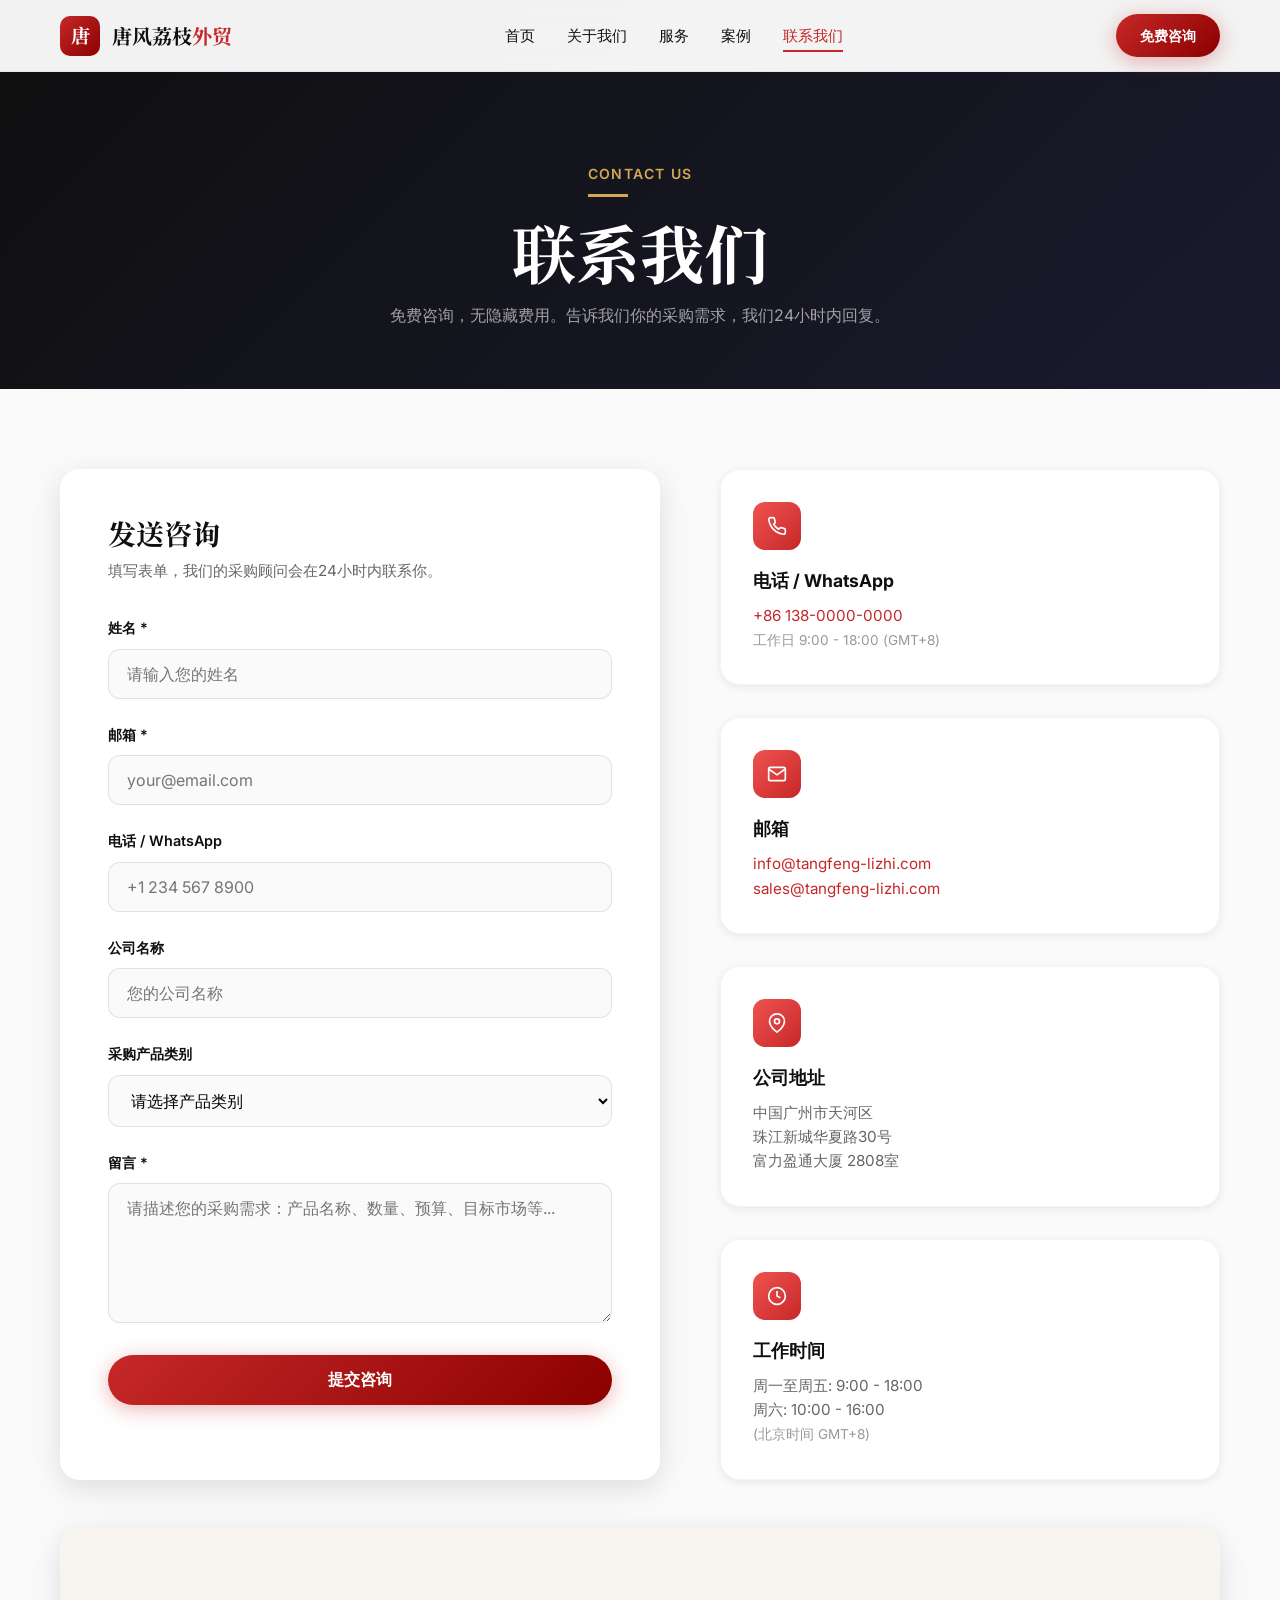
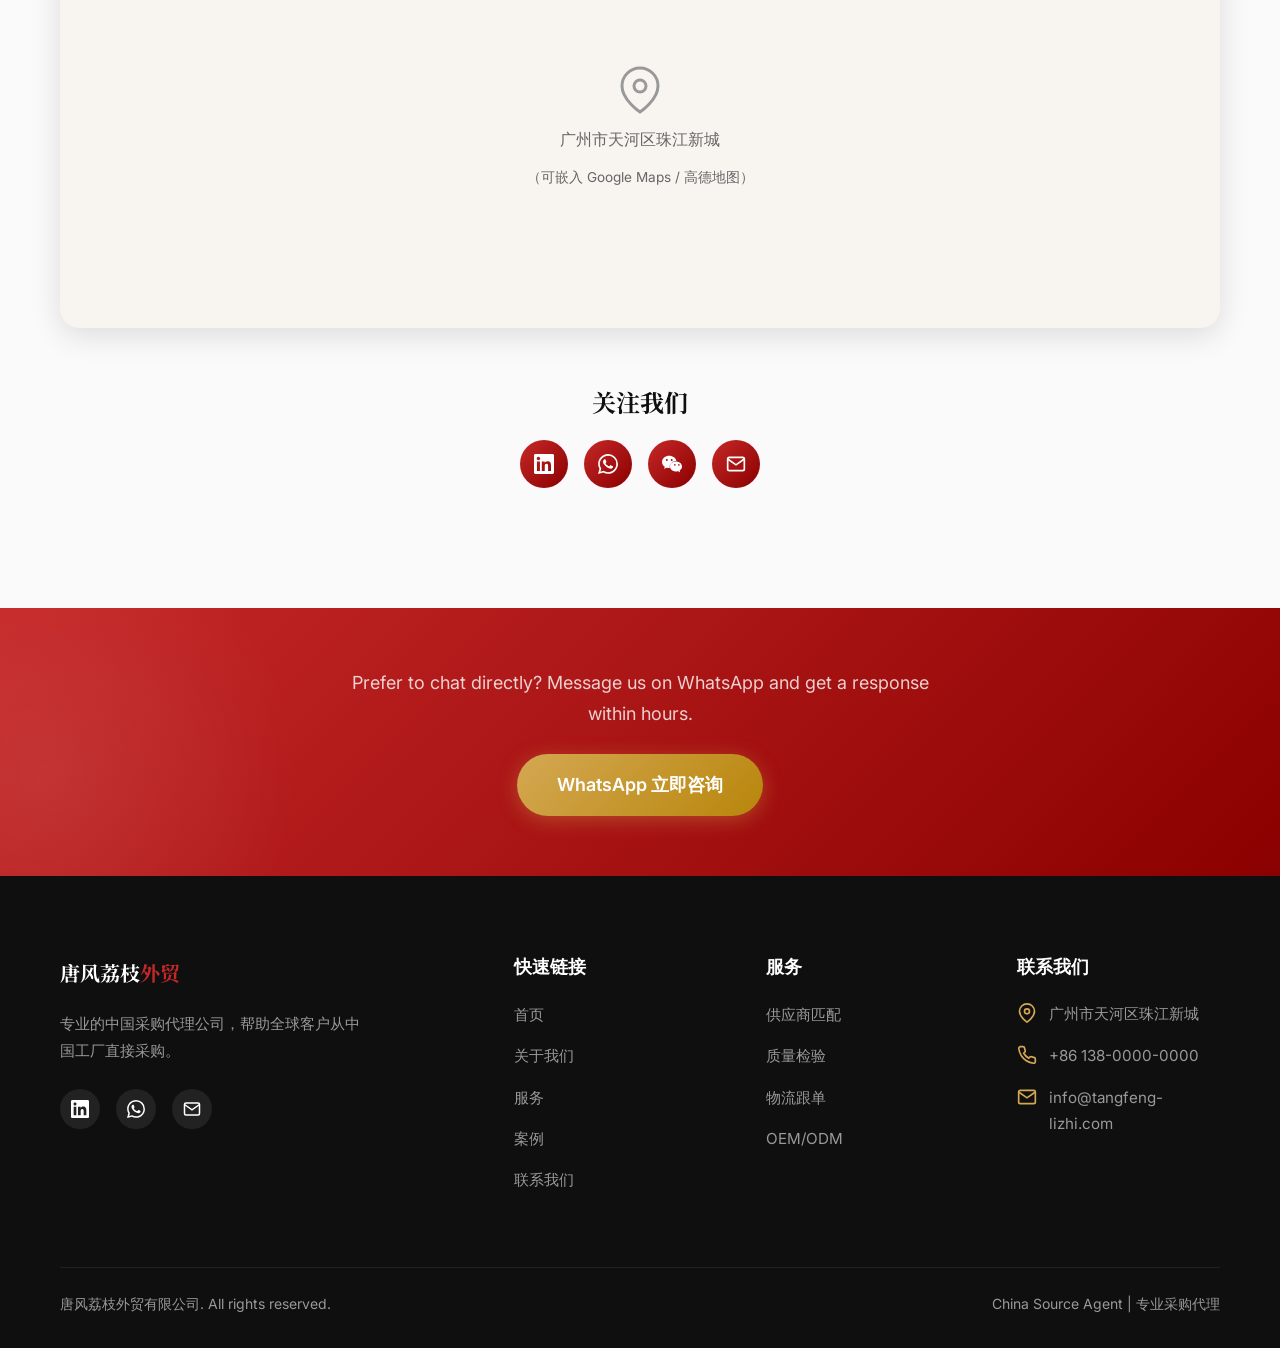
<file: contact.html>
<!DOCTYPE html>
<html lang="zh-CN">
<head>
  <meta charset="UTF-8">
  <meta name="viewport" content="width=device-width, initial-scale=1.0">
  <title>联系我们 — 唐风荔枝外贸有限公司 | Contact Source Agent</title>
  <meta name="description" content="联系唐风荔枝外贸有限公司，获取免费采购咨询。无论你在哪个国家，我们都能帮你找到最合适的中国工厂。WhatsApp / 邮箱 / 电话均可联系。">
  <meta name="keywords" content="contact sourcing agent, China procurement contact, source agent inquiry, 联系我们, 采购代理咨询, WhatsApp">
  <link rel="canonical" href="https://tangfeng-lizhi.com/contact.html">
  <link rel="preconnect" href="https://fonts.googleapis.com">
  <link rel="preconnect" href="https://fonts.gstatic.com" crossorigin>
  <link href="https://fonts.googleapis.com/css2?family=Inter:wght@400;500;600;700&family=Noto+Serif+SC:wght@400;600;700&family=Playfair+Display:wght@400;600;700&display=swap" rel="stylesheet">
  <link rel="stylesheet" href="style.css">
</head>
<body>

  <!-- Header -->
  <header class="header" id="header">
    <div class="container header-inner">
      <a href="index.html" class="logo" aria-label="唐风荔枝外贸首页">
        <div class="logo-icon">唐</div>
        <span class="logo-text">唐风荔枝<span>外贸</span></span>
      </a>
      <nav class="nav" aria-label="主导航">
        <a href="index.html" class="nav-link">首页</a>
        <a href="about.html" class="nav-link">关于我们</a>
        <a href="services.html" class="nav-link">服务</a>
        <a href="listings.html" class="nav-link">案例</a>
        <a href="contact.html" class="nav-link active">联系我们</a>
      </nav>
      <a href="contact.html" class="btn btn-primary btn-sm header-cta">免费咨询</a>
      <button class="mobile-menu-btn" aria-label="打开菜单" onclick="toggleMenu()">
        <span></span><span></span><span></span>
      </button>
    </div>
  </header>
  <div class="overlay" id="overlay" onclick="toggleMenu()"></div>
  <div class="mobile-menu" id="mobileMenu">
    <a href="index.html">首页</a>
    <a href="about.html">关于我们</a>
    <a href="services.html">服务</a>
    <a href="listings.html">案例</a>
    <a href="contact.html" class="active">联系我们</a>
    <a href="contact.html" class="btn btn-primary">免费咨询</a>
  </div>

  <!-- Contact Hero -->
  <section class="contact-hero">
    <div class="container">
      <span class="section-subtitle" style="color: var(--color-accent); margin-bottom: 16px;">Contact Us</span>
      <h1 class="contact-hero-title">联系我们</h1>
      <p class="contact-hero-desc">免费咨询，无隐藏费用。告诉我们你的采购需求，我们24小时内回复。</p>
    </div>
  </section>

  <!-- Contact Section -->
  <section class="contact-section">
    <div class="container">
      <div class="contact-grid">
        <!-- Form -->
        <div class="contact-form-wrapper">
          <h2 style="font-family: var(--font-heading); margin-bottom: 8px; font-size: 1.75rem;">发送咨询</h2>
          <p style="color: var(--color-gray); margin-bottom: 32px; font-size: 0.95rem;">填写表单，我们的采购顾问会在24小时内联系你。</p>
          <form action="#" method="POST" onsubmit="event.preventDefault(); alert('感谢您的提交！我们会尽快联系您。');">
            <div class="form-group">
              <label class="form-label" for="name">姓名 *</label>
              <input type="text" id="name" name="name" class="form-input" placeholder="请输入您的姓名" required>
            </div>
            <div class="form-group">
              <label class="form-label" for="email">邮箱 *</label>
              <input type="email" id="email" name="email" class="form-input" placeholder="your@email.com" required>
            </div>
            <div class="form-group">
              <label class="form-label" for="phone">电话 / WhatsApp</label>
              <input type="tel" id="phone" name="phone" class="form-input" placeholder="+1 234 567 8900">
            </div>
            <div class="form-group">
              <label class="form-label" for="company">公司名称</label>
              <input type="text" id="company" name="company" class="form-input" placeholder="您的公司名称">
            </div>
            <div class="form-group">
              <label class="form-label" for="product">采购产品类别</label>
              <select id="product" name="product" class="form-input" style="cursor: pointer;">
                <option value="">请选择产品类别</option>
                <option value="auto">汽车配件</option>
                <option value="hardware">五金工具</option>
                <option value="electronics">消费电子</option>
                <option value="home">家居家具</option>
                <option value="industrial">工业设备</option>
                <option value="outdoor">户外用品</option>
                <option value="packaging">包装材料</option>
                <option value="gifts">礼品玩具</option>
                <option value="lighting">照明灯具</option>
                <option value="building">建筑建材</option>
                <option value="other">其他</option>
              </select>
            </div>
            <div class="form-group">
              <label class="form-label" for="message">留言 *</label>
              <textarea id="message" name="message" class="form-textarea" placeholder="请描述您的采购需求：产品名称、数量、预算、目标市场等..." required></textarea>
            </div>
            <button type="submit" class="btn btn-primary" style="width: 100%;">提交咨询</button>
          </form>
        </div>

        <!-- Contact Info -->
        <div class="contact-info">
          <div class="contact-info-item">
            <div class="contact-info-icon">
              <svg width="20" height="20" viewBox="0 0 24 24" fill="none" stroke="currentColor" stroke-width="2"><path d="M22 16.92v3a2 2 0 0 1-2.18 2 19.79 19.79 0 0 1-8.63-3.07 19.5 19.5 0 0 1-6-6 19.79 19.79 0 0 1-3.07-8.67A2 2 0 0 1 4.11 2h3a2 2 0 0 1 2 1.72 12.84 12.84 0 0 0 .7 2.81 2 2 0 0 1-.45 2.11L8.09 9.91a16 16 0 0 0 6 6l1.27-1.27a2 2 0 0 1 2.11-.45 12.84 12.84 0 0 0 2.81.7A2 2 0 0 1 22 16.92z"/></svg>
            </div>
            <div class="contact-info-title">电话 / WhatsApp</div>
            <div class="contact-info-text">
              <a href="tel:+8613800000000">+86 138-0000-0000</a><br>
              <span style="color: var(--color-gray-light); font-size: 0.85rem;">工作日 9:00 - 18:00 (GMT+8)</span>
            </div>
          </div>
          <div class="contact-info-item">
            <div class="contact-info-icon">
              <svg width="20" height="20" viewBox="0 0 24 24" fill="none" stroke="currentColor" stroke-width="2"><path d="M4 4h16c1.1 0 2 .9 2 2v12c0 1.1-.9 2-2 2H4c-1.1 0-2-.9-2-2V6c0-1.1.9-2 2-2z"/><polyline points="22,6 12,13 2,6"/></svg>
            </div>
            <div class="contact-info-title">邮箱</div>
            <div class="contact-info-text">
              <a href="mailto:info@tangfeng-lizhi.com">info@tangfeng-lizhi.com</a><br>
              <a href="mailto:sales@tangfeng-lizhi.com">sales@tangfeng-lizhi.com</a>
            </div>
          </div>
          <div class="contact-info-item">
            <div class="contact-info-icon">
              <svg width="20" height="20" viewBox="0 0 24 24" fill="none" stroke="currentColor" stroke-width="2"><path d="M21 10c0 7-9 13-9 13s-9-6-9-13a9 9 0 0 1 18 0z"/><circle cx="12" cy="10" r="3"/></svg>
            </div>
            <div class="contact-info-title">公司地址</div>
            <div class="contact-info-text">
              中国广州市天河区<br>珠江新城华夏路30号<br>富力盈通大厦 2808室
            </div>
          </div>
          <div class="contact-info-item">
            <div class="contact-info-icon">
              <svg width="20" height="20" viewBox="0 0 24 24" fill="none" stroke="currentColor" stroke-width="2"><circle cx="12" cy="12" r="10"/><polyline points="12 6 12 12 16 14"/></svg>
            </div>
            <div class="contact-info-title">工作时间</div>
            <div class="contact-info-text">
              周一至周五: 9:00 - 18:00<br>
              周六: 10:00 - 16:00<br>
              <span style="color: var(--color-gray-light); font-size: 0.85rem;">(北京时间 GMT+8)</span>
            </div>
          </div>
        </div>
      </div>

      <!-- Map Placeholder -->
      <div class="contact-map">
        <svg viewBox="0 0 24 24" fill="none" stroke="currentColor" stroke-width="1.5"><path d="M21 10c0 7-9 13-9 13s-9-6-9-13a9 9 0 0 1 18 0z"/><circle cx="12" cy="10" r="3"/></svg>
        <span>广州市天河区珠江新城</span>
        <span style="font-size: 0.85rem;">（可嵌入 Google Maps / 高德地图）</span>
      </div>

      <!-- Social Links -->
      <div class="text-center" style="margin-top: 60px;">
        <h3 style="font-family: var(--font-heading); margin-bottom: 24px;">关注我们</h3>
        <div class="contact-social" style="justify-content: center;">
          <a href="#" aria-label="LinkedIn" title="LinkedIn"><svg width="20" height="20" viewBox="0 0 24 24" fill="currentColor"><path d="M20.447 20.452h-3.554v-5.569c0-1.328-.027-3.037-1.852-3.037-1.853 0-2.136 1.445-2.136 2.939v5.667H9.351V9h3.414v1.561h.046c.477-.9 1.637-1.85 3.37-1.85 3.601 0 4.267 2.37 4.267 5.455v6.286zM5.337 7.433c-1.144 0-2.063-.926-2.063-2.065 0-1.138.92-2.063 2.063-2.063 1.14 0 2.064.925 2.064 2.063 0 1.139-.925 2.065-2.064 2.065zm1.782 13.019H3.555V9h3.564v11.452zM22.225 0H1.771C.792 0 0 .774 0 1.729v20.542C0 23.227.792 24 1.771 24h20.451C23.2 24 24 23.227 24 22.271V1.729C24 .774 23.2 0 22.222 0h.003z"/></svg></a>
          <a href="#" aria-label="WhatsApp" title="WhatsApp"><svg width="20" height="20" viewBox="0 0 24 24" fill="currentColor"><path d="M17.472 14.382c-.297-.149-1.758-.867-2.03-.967-.273-.099-.471-.148-.67.15-.197.297-.767.966-.94 1.164-.173.199-.347.223-.644.075-.297-.15-1.255-.463-2.39-1.475-.883-.788-1.48-1.761-1.653-2.059-.173-.297-.018-.458.13-.606.134-.133.298-.347.446-.52.149-.174.198-.298.298-.497.099-.198.05-.371-.025-.52-.075-.149-.669-1.612-.916-2.207-.242-.579-.487-.5-.669-.51-.173-.008-.371-.01-.57-.01-.198 0-.52.074-.792.372-.272.297-1.04 1.016-1.04 2.479 0 1.462 1.065 2.875 1.213 3.074.149.198 2.096 3.2 5.077 4.487.709.306 1.262.489 1.694.625.712.227 1.36.195 1.871.118.571-.085 1.758-.719 2.006-1.413.248-.694.248-1.289.173-1.413-.074-.124-.272-.198-.57-.347m-5.421 7.403h-.004a9.87 9.87 0 01-5.031-1.378l-.361-.214-3.741.982.998-3.648-.235-.374a9.86 9.86 0 01-1.51-5.26c.001-5.45 4.436-9.884 9.888-9.884 2.64 0 5.122 1.03 6.988 2.898a9.825 9.825 0 012.893 6.994c-.003 5.45-4.437 9.884-9.885 9.884m8.413-18.297A11.815 11.815 0 0012.05 0C5.495 0 .16 5.335.157 11.892c0 2.096.547 4.134 1.585 5.939L.057 24l6.305-1.654a11.882 11.882 0 005.683 1.448h.005c6.554 0 11.89-5.335 11.893-11.893a11.821 11.821 0 00-3.48-8.413z"/></svg></a>
          <a href="#" aria-label="WeChat" title="WeChat"><svg width="20" height="20" viewBox="0 0 24 24" fill="currentColor"><path d="M8.691 2.188C3.891 2.188 0 5.476 0 9.53c0 2.212 1.17 4.203 3.002 5.55a.59.59 0 01.213.665l-.39 1.48c-.019.07-.048.141-.048.213 0 .163.13.295.29.295a.326.326 0 00.167-.054l1.903-1.114a.864.864 0 01.717-.098 10.16 10.16 0 002.837.403c.276 0 .543-.027.811-.05-.857-2.578.157-4.972 1.932-6.446 1.703-1.415 3.882-1.98 5.853-1.838-.576-3.583-4.196-6.348-8.596-6.348zM5.785 5.991c.642 0 1.162.529 1.162 1.18a1.17 1.17 0 01-1.162 1.178A1.17 1.17 0 014.623 7.17c0-.651.52-1.18 1.162-1.18zm5.813 0c.642 0 1.162.529 1.162 1.18a1.17 1.17 0 01-1.162 1.178 1.17 1.17 0 01-1.162-1.178c0-.651.52-1.18 1.162-1.18zm5.34 2.867c-1.797-.052-3.746.512-5.28 1.786-1.72 1.428-2.687 3.72-1.78 6.22.942 2.453 3.666 4.229 6.884 4.229.826 0 1.622-.12 2.361-.336a.722.722 0 01.598.082l1.584.926a.272.272 0 00.14.047c.134 0 .24-.111.24-.247 0-.06-.023-.12-.038-.177l-.327-1.233a.582.582 0 01-.023-.156.49.49 0 01.201-.398C23.024 18.48 24 16.82 24 14.98c0-3.21-2.931-5.837-6.656-6.088V8.89c-.135-.01-.27-.027-.407-.03zm-1.53 3.274c.535 0 .969.44.969.982a.976.976 0 01-.969.983.976.976 0 01-.969-.983c0-.542.434-.982.97-.982zm4.844 0c.535 0 .969.44.969.982a.976.976 0 01-.969.983.976.976 0 01-.969-.983c0-.542.434-.982.969-.982z"/></svg></a>
          <a href="#" aria-label="Email" title="Email"><svg width="20" height="20" viewBox="0 0 24 24" fill="none" stroke="currentColor" stroke-width="2"><path d="M4 4h16c1.1 0 2 .9 2 2v12c0 1.1-.9 2-2 2H4c-1.1 0-2-.9-2-2V6c0-1.1.9-2 2-2z"/><polyline points="22,6 12,13 2,6"/></svg></a>
        </div>
      </div>
    </div>
  </section>

  <!-- Final CTA -->
  <section class="final-cta" style="padding: 60px 0;">
    <div class="container">
      <p class="final-cta-desc" style="margin-bottom: 0;">Prefer to chat directly? Message us on WhatsApp and get a response within hours.</p>
      <a href="https://wa.me/8613800000000" class="btn btn-gold btn-lg mt-3" target="_blank" rel="noopener">WhatsApp 立即咨询</a>
    </div>
  </section>

  <!-- Footer -->
  <footer class="footer" id="footer">
    <div class="container">
      <div class="footer-grid">
        <div class="footer-brand">
          <span class="logo-text">唐风荔枝<span>外贸</span></span>
          <p>专业的中国采购代理公司，帮助全球客户从中国工厂直接采购。</p>
          <div class="footer-social">
            <a href="#" aria-label="LinkedIn"><svg width="18" height="18" viewBox="0 0 24 24" fill="currentColor"><path d="M20.447 20.452h-3.554v-5.569c0-1.328-.027-3.037-1.852-3.037-1.853 0-2.136 1.445-2.136 2.939v5.667H9.351V9h3.414v1.561h.046c.477-.9 1.637-1.85 3.37-1.85 3.601 0 4.267 2.37 4.267 5.455v6.286zM5.337 7.433c-1.144 0-2.063-.926-2.063-2.065 0-1.138.92-2.063 2.063-2.063 1.14 0 2.064.925 2.064 2.063 0 1.139-.925 2.065-2.064 2.065zm1.782 13.019H3.555V9h3.564v11.452zM22.225 0H1.771C.792 0 0 .774 0 1.729v20.542C0 23.227.792 24 1.771 24h20.451C23.2 24 24 23.227 24 22.271V1.729C24 .774 23.2 0 22.222 0h.003z"/></svg></a>
            <a href="#" aria-label="WhatsApp"><svg width="18" height="18" viewBox="0 0 24 24" fill="currentColor"><path d="M17.472 14.382c-.297-.149-1.758-.867-2.03-.967-.273-.099-.471-.148-.67.15-.197.297-.767.966-.94 1.164-.173.199-.347.223-.644.075-.297-.15-1.255-.463-2.39-1.475-.883-.788-1.48-1.761-1.653-2.059-.173-.297-.018-.458.13-.606.134-.133.298-.347.446-.52.149-.174.198-.298.298-.497.099-.198.05-.371-.025-.52-.075-.149-.669-1.612-.916-2.207-.242-.579-.487-.5-.669-.51-.173-.008-.371-.01-.57-.01-.198 0-.52.074-.792.372-.272.297-1.04 1.016-1.04 2.479 0 1.462 1.065 2.875 1.213 3.074.149.198 2.096 3.2 5.077 4.487.709.306 1.262.489 1.694.625.712.227 1.36.195 1.871.118.571-.085 1.758-.719 2.006-1.413.248-.694.248-1.289.173-1.413-.074-.124-.272-.198-.57-.347m-5.421 7.403h-.004a9.87 9.87 0 01-5.031-1.378l-.361-.214-3.741.982.998-3.648-.235-.374a9.86 9.86 0 01-1.51-5.26c.001-5.45 4.436-9.884 9.888-9.884 2.64 0 5.122 1.03 6.988 2.898a9.825 9.825 0 012.893 6.994c-.003 5.45-4.437 9.884-9.885 9.884m8.413-18.297A11.815 11.815 0 0012.05 0C5.495 0 .16 5.335.157 11.892c0 2.096.547 4.134 1.585 5.939L.057 24l6.305-1.654a11.882 11.882 0 005.683 1.448h.005c6.554 0 11.89-5.335 11.893-11.893a11.821 11.821 0 00-3.48-8.413z"/></svg></a>
            <a href="#" aria-label="Email"><svg width="18" height="18" viewBox="0 0 24 24" fill="none" stroke="currentColor" stroke-width="2"><path d="M4 4h16c1.1 0 2 .9 2 2v12c0 1.1-.9 2-2 2H4c-1.1 0-2-.9-2-2V6c0-1.1.9-2 2-2z"/><polyline points="22,6 12,13 2,6"/></svg></a>
          </div>
        </div>
        <div>
          <h4 class="footer-title">快速链接</h4>
          <ul class="footer-links">
            <li><a href="index.html">首页</a></li>
            <li><a href="about.html">关于我们</a></li>
            <li><a href="services.html">服务</a></li>
            <li><a href="listings.html">案例</a></li>
            <li><a href="contact.html">联系我们</a></li>
          </ul>
        </div>
        <div>
          <h4 class="footer-title">服务</h4>
          <ul class="footer-links">
            <li><a href="services.html">供应商匹配</a></li>
            <li><a href="services.html">质量检验</a></li>
            <li><a href="services.html">物流跟单</a></li>
            <li><a href="services.html">OEM/ODM</a></li>
          </ul>
        </div>
        <div>
          <h4 class="footer-title">联系我们</h4>
          <ul class="footer-contact">
            <li><svg viewBox="0 0 24 24" fill="none" stroke="currentColor" stroke-width="2"><path d="M21 10c0 7-9 13-9 13s-9-6-9-13a9 9 0 0 1 18 0z"/><circle cx="12" cy="10" r="3"/></svg> 广州市天河区珠江新城</li>
            <li><svg viewBox="0 0 24 24" fill="none" stroke="currentColor" stroke-width="2"><path d="M22 16.92v3a2 2 0 0 1-2.18 2 19.79 19.79 0 0 1-8.63-3.07 19.5 19.5 0 0 1-6-6 19.79 19.79 0 0 1-3.07-8.67A2 2 0 0 1 4.11 2h3a2 2 0 0 1 2 1.72 12.84 12.84 0 0 0 .7 2.81 2 2 0 0 1-.45 2.11L8.09 9.91a16 16 0 0 0 6 6l1.27-1.27a2 2 0 0 1 2.11-.45 12.84 12.84 0 0 0 2.81.7A2 2 0 0 1 22 16.92z"/></svg> +86 138-0000-0000</li>
            <li><svg viewBox="0 0 24 24" fill="none" stroke="currentColor" stroke-width="2"><path d="M4 4h16c1.1 0 2 .9 2 2v12c0 1.1-.9 2-2 2H4c-1.1 0-2-.9-2-2V6c0-1.1.9-2 2-2z"/><polyline points="22,6 12,13 2,6"/></svg> info@tangfeng-lizhi.com</li>
          </ul>
        </div>
      </div>
      <div class="footer-bottom">
        <span>唐风荔枝外贸有限公司. All rights reserved.</span>
        <span>China Source Agent | 专业采购代理</span>
      </div>
    </div>
  </footer>

  <script>
    function toggleMenu() {
      const menu = document.getElementById('mobileMenu');
      const overlay = document.getElementById('overlay');
      const body = document.body;
      menu.classList.toggle('open');
      overlay.classList.toggle('active');
      body.classList.toggle('menu-open');
    }
    window.addEventListener('scroll', function() {
      const header = document.getElementById('header');
      if (window.scrollY > 50) { header.style.boxShadow = '0 2px 20px rgba(0,0,0,0.08)'; }
      else { header.style.boxShadow = 'none'; }
    });
  </script>
</body>
</html>
</file>
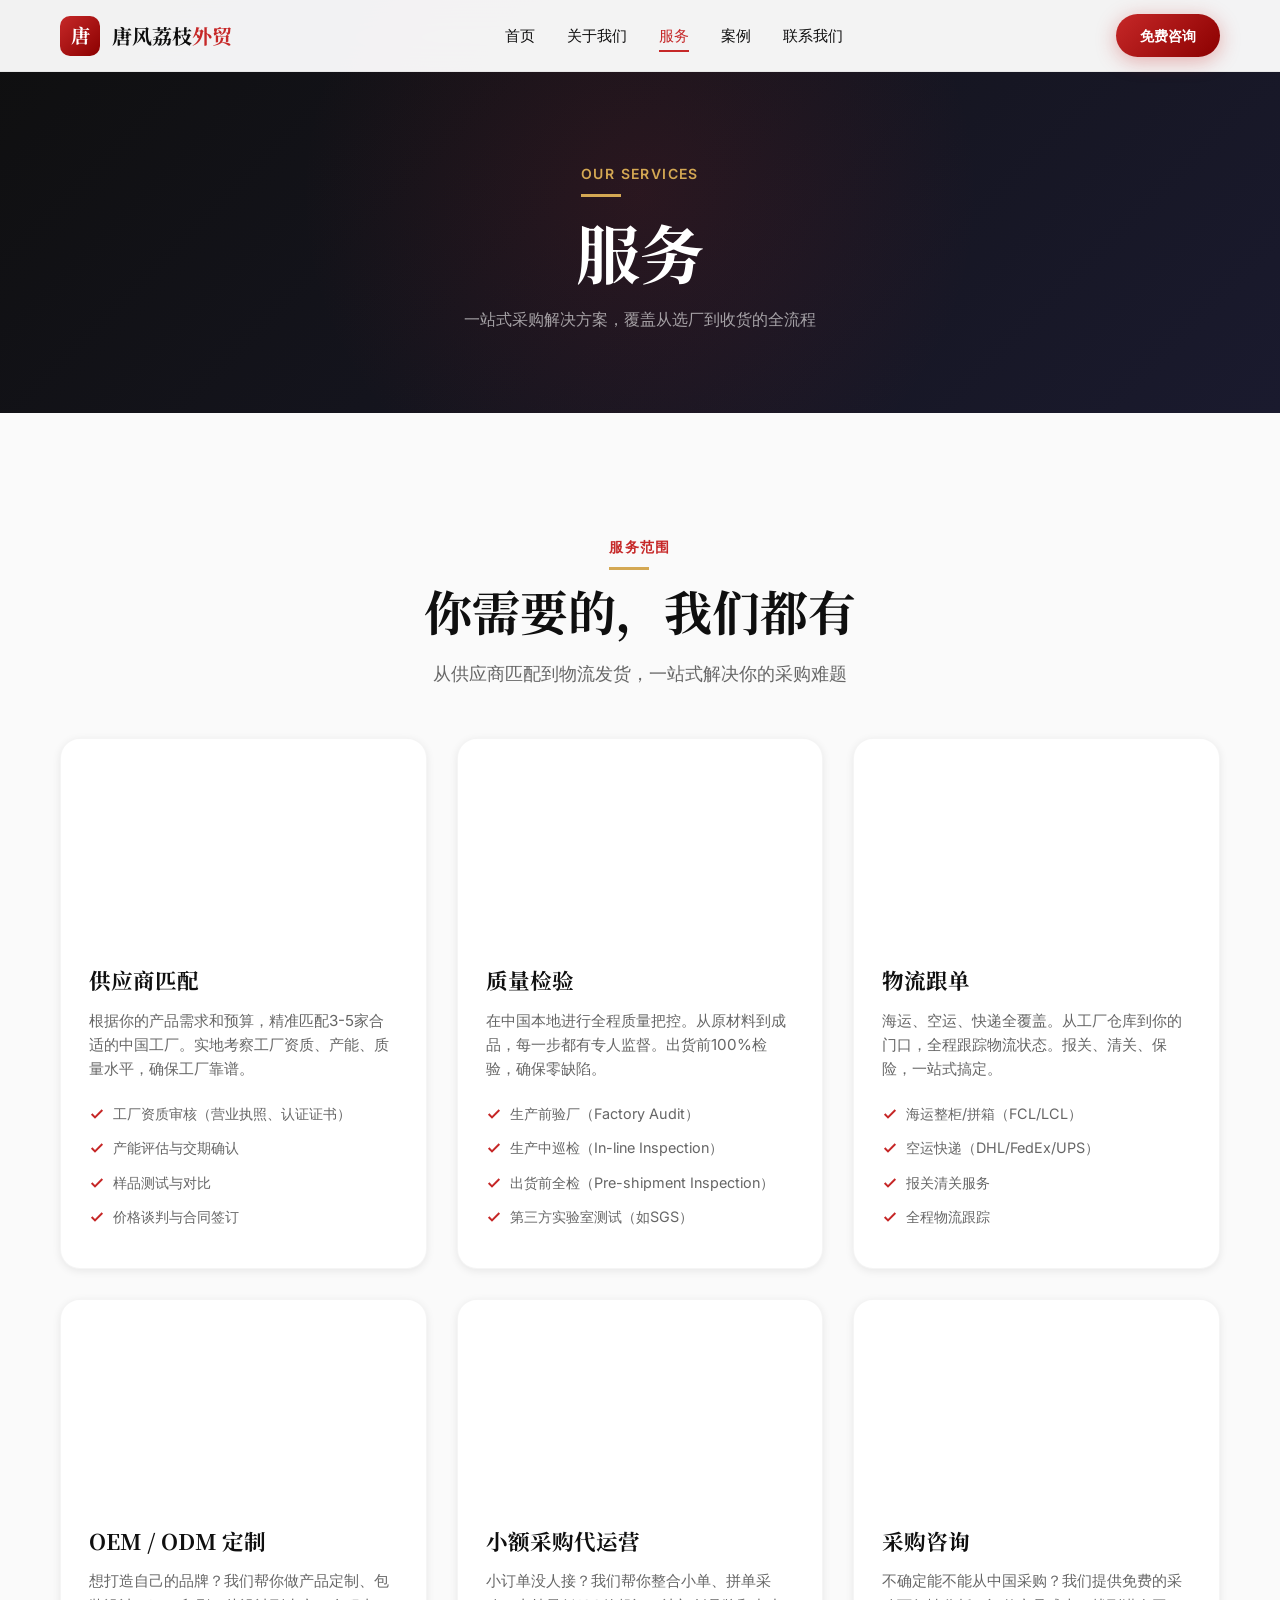
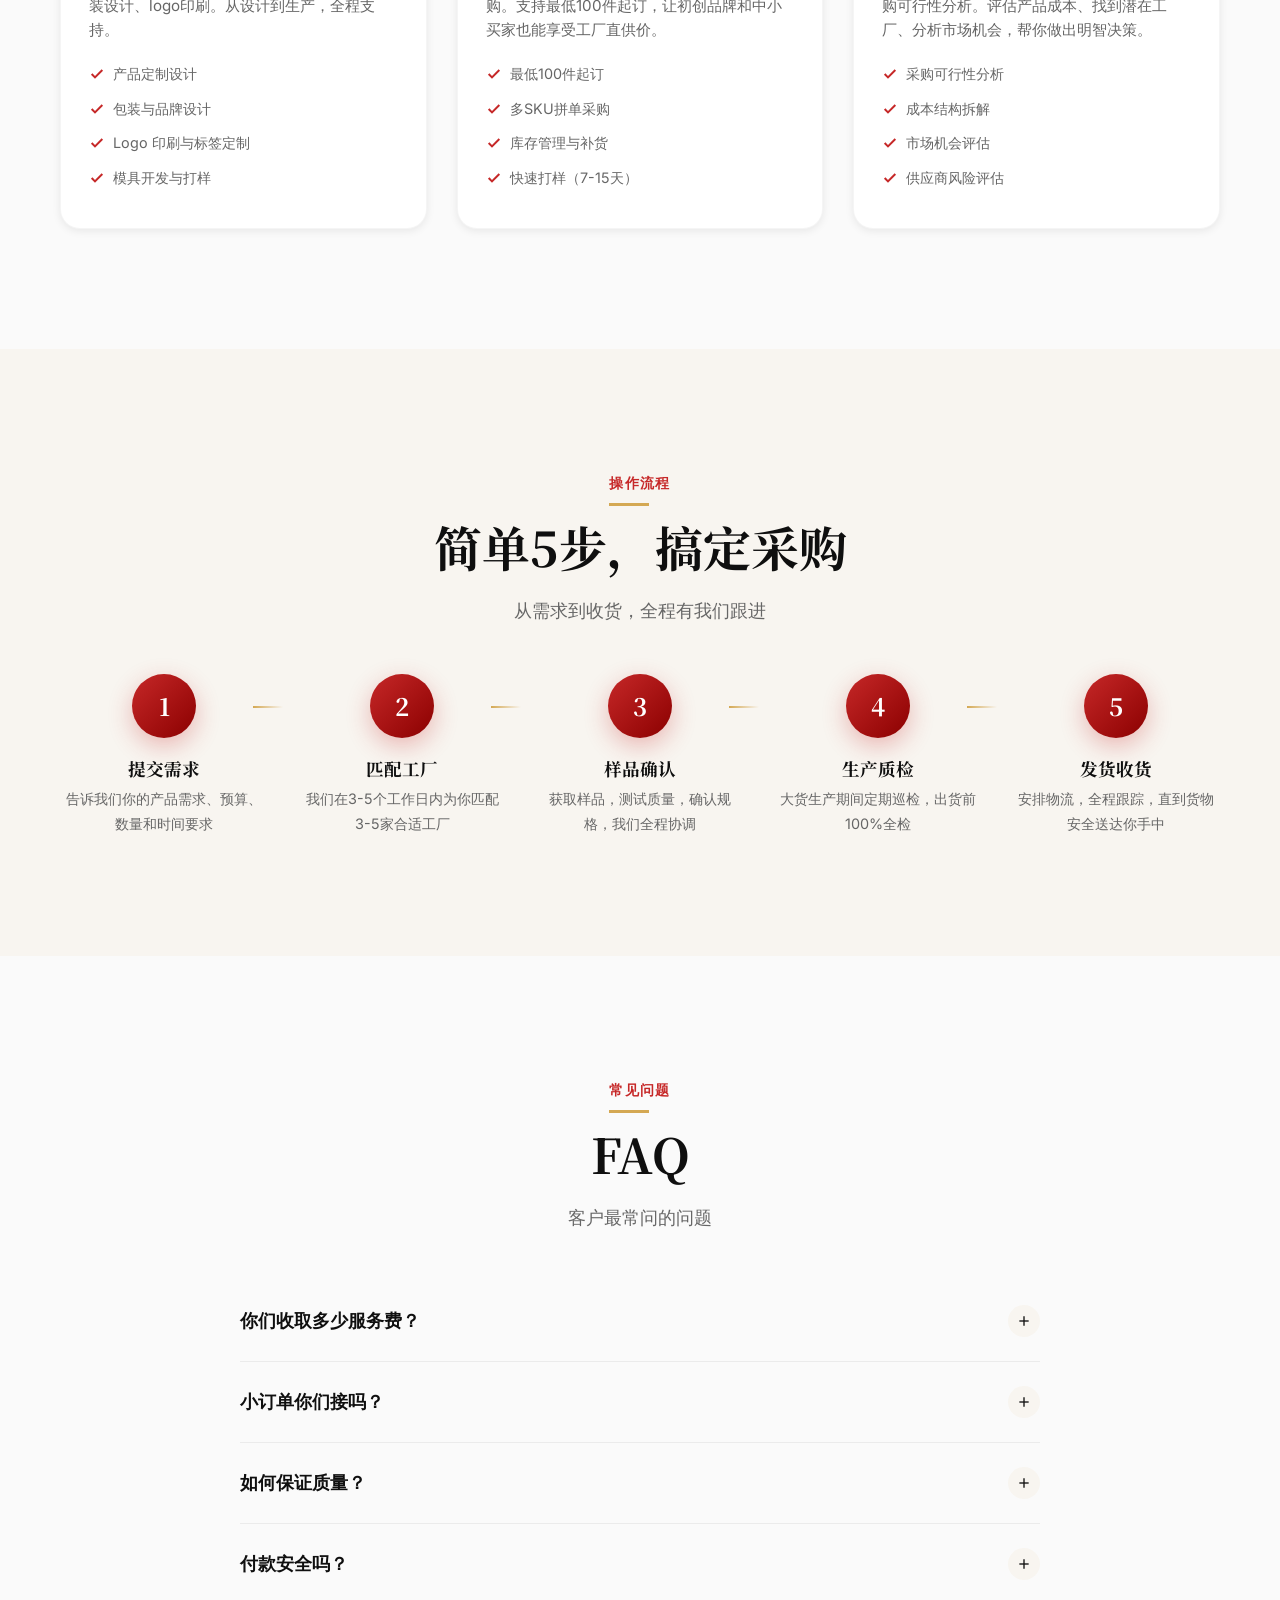
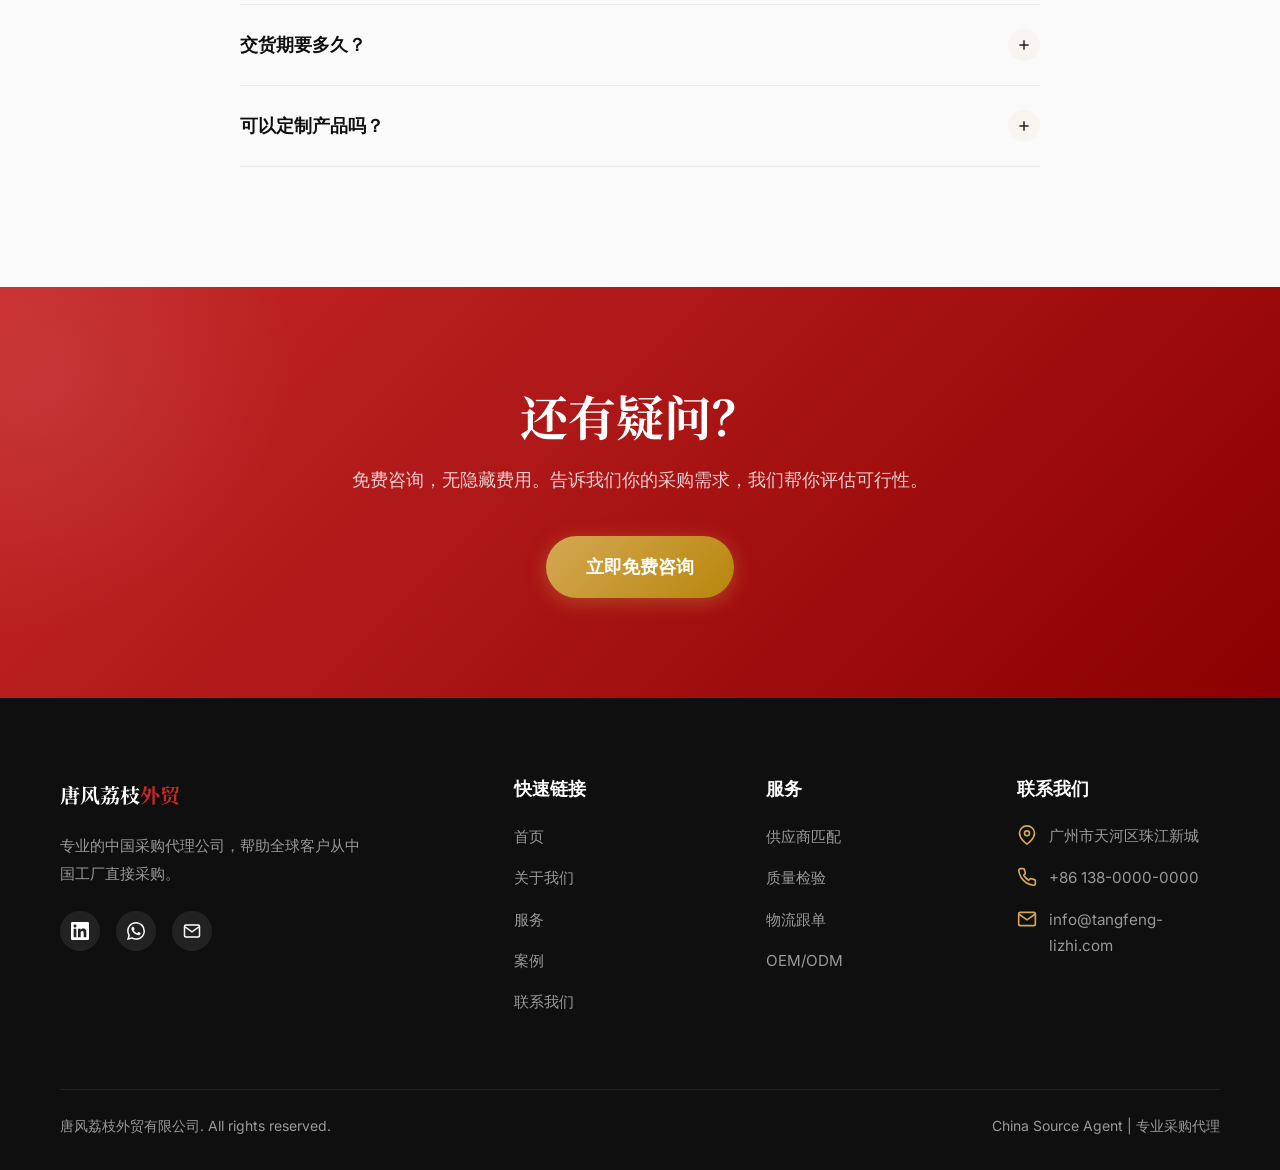
<file: services.html>
<!DOCTYPE html>
<html lang="zh-CN">
<head>
  <meta charset="UTF-8">
  <meta name="viewport" content="width=device-width, initial-scale=1.0">
  <title>服务 — 唐风荔枝外贸有限公司 | Sourcing Services</title>
  <meta name="description" content="唐风荔枝外贸提供一站式中国采购服务：供应商匹配、质量检验、物流跟单、OEM/ODM定制。让你的采购省钱、省时、省心。">
  <meta name="keywords" content="sourcing services, China procurement service, quality inspection, supplier matching, 采购服务, 供应商匹配, 质量检验, source agent">
  <link rel="canonical" href="https://tangfeng-lizhi.com/services.html">
  <link rel="preconnect" href="https://fonts.googleapis.com">
  <link rel="preconnect" href="https://fonts.gstatic.com" crossorigin>
  <link href="https://fonts.googleapis.com/css2?family=Inter:wght@400;500;600;700&family=Noto+Serif+SC:wght@400;600;700&family=Playfair+Display:wght@400;600;700&display=swap" rel="stylesheet">
  <link rel="stylesheet" href="style.css">
</head>
<body>

  <!-- Header -->
  <header class="header" id="header">
    <div class="container header-inner">
      <a href="index.html" class="logo" aria-label="唐风荔枝外贸首页">
        <div class="logo-icon">唐</div>
        <span class="logo-text">唐风荔枝<span>外贸</span></span>
      </a>
      <nav class="nav" aria-label="主导航">
        <a href="index.html" class="nav-link">首页</a>
        <a href="about.html" class="nav-link">关于我们</a>
        <a href="services.html" class="nav-link active">服务</a>
        <a href="listings.html" class="nav-link">案例</a>
        <a href="contact.html" class="nav-link">联系我们</a>
      </nav>
      <a href="contact.html" class="btn btn-primary btn-sm header-cta">免费咨询</a>
      <button class="mobile-menu-btn" aria-label="打开菜单" onclick="toggleMenu()">
        <span></span><span></span><span></span>
      </button>
    </div>
  </header>
  <div class="overlay" id="overlay" onclick="toggleMenu()"></div>
  <div class="mobile-menu" id="mobileMenu">
    <a href="index.html">首页</a>
    <a href="about.html">关于我们</a>
    <a href="services.html" class="active">服务</a>
    <a href="listings.html">案例</a>
    <a href="contact.html">联系我们</a>
    <a href="contact.html" class="btn btn-primary">免费咨询</a>
  </div>

  <!-- Page Header -->
  <section class="page-header">
    <div class="container">
      <span class="section-subtitle" style="color: var(--color-accent); margin-bottom: 16px;">Our Services</span>
      <h1 class="page-header-title">服务</h1>
      <p class="page-header-desc">一站式采购解决方案，覆盖从选厂到收货的全流程</p>
    </div>
  </section>

  <!-- Services Grid -->
  <section class="section" style="background: var(--color-bg);">
    <div class="container">
      <div class="text-center mb-5">
        <span class="section-subtitle">服务范围</span>
        <h2 class="section-title">你需要的，我们都有</h2>
        <p class="section-desc" style="margin: 0 auto;">从供应商匹配到物流发货，一站式解决你的采购难题</p>
      </div>
      <div class="grid-3 services-detail-grid">
        <div class="card">
          <div class="card-img" style="background: url('https://images.unsplash.com/photo-1566576912321-d58ddd7a6088?w=600&h=400&fit=crop&q=80') center/cover;" role="img" aria-label="工厂实地考察与供应商评估"></div>
          <div class="card-body">
            <h3 class="card-title">供应商匹配</h3>
            <p class="card-text">根据你的产品需求和预算，精准匹配3-5家合适的中国工厂。实地考察工厂资质、产能、质量水平，确保工厂靠谱。</p>
            <ul class="card-features">
              <li><svg viewBox="0 0 24 24" fill="none" stroke="currentColor" stroke-width="3"><polyline points="20 6 9 17 4 12"/></svg> 工厂资质审核（营业执照、认证证书）</li>
              <li><svg viewBox="0 0 24 24" fill="none" stroke="currentColor" stroke-width="3"><polyline points="20 6 9 17 4 12"/></svg> 产能评估与交期确认</li>
              <li><svg viewBox="0 0 24 24" fill="none" stroke="currentColor" stroke-width="3"><polyline points="20 6 9 17 4 12"/></svg> 样品测试与对比</li>
              <li><svg viewBox="0 0 24 24" fill="none" stroke="currentColor" stroke-width="3"><polyline points="20 6 9 17 4 12"/></svg> 价格谈判与合同签订</li>
            </ul>
          </div>
        </div>
        <div class="card">
          <div class="card-img" style="background: url('https://images.unsplash.com/photo-1581092160562-40aa08e78837?w=600&h=400&fit=crop&q=80') center/cover;" role="img" aria-label="质量控制与产品检验过程"></div>
          <div class="card-body">
            <h3 class="card-title">质量检验</h3>
            <p class="card-text">在中国本地进行全程质量把控。从原材料到成品，每一步都有专人监督。出货前100%检验，确保零缺陷。</p>
            <ul class="card-features">
              <li><svg viewBox="0 0 24 24" fill="none" stroke="currentColor" stroke-width="3"><polyline points="20 6 9 17 4 12"/></svg> 生产前验厂（Factory Audit）</li>
              <li><svg viewBox="0 0 24 24" fill="none" stroke="currentColor" stroke-width="3"><polyline points="20 6 9 17 4 12"/></svg> 生产中巡检（In-line Inspection）</li>
              <li><svg viewBox="0 0 24 24" fill="none" stroke="currentColor" stroke-width="3"><polyline points="20 6 9 17 4 12"/></svg> 出货前全检（Pre-shipment Inspection）</li>
              <li><svg viewBox="0 0 24 24" fill="none" stroke="currentColor" stroke-width="3"><polyline points="20 6 9 17 4 12"/></svg> 第三方实验室测试（如SGS）</li>
            </ul>
          </div>
        </div>
        <div class="card">
          <div class="card-img" style="background: url('https://images.unsplash.com/photo-1578575437130-527eed3abbec?w=600&h=400&fit=crop&q=80') center/cover;" role="img" aria-label="国际物流与集装箱海运"></div>
          <div class="card-body">
            <h3 class="card-title">物流跟单</h3>
            <p class="card-text">海运、空运、快递全覆盖。从工厂仓库到你的门口，全程跟踪物流状态。报关、清关、保险，一站式搞定。</p>
            <ul class="card-features">
              <li><svg viewBox="0 0 24 24" fill="none" stroke="currentColor" stroke-width="3"><polyline points="20 6 9 17 4 12"/></svg> 海运整柜/拼箱（FCL/LCL）</li>
              <li><svg viewBox="0 0 24 24" fill="none" stroke="currentColor" stroke-width="3"><polyline points="20 6 9 17 4 12"/></svg> 空运快递（DHL/FedEx/UPS）</li>
              <li><svg viewBox="0 0 24 24" fill="none" stroke="currentColor" stroke-width="3"><polyline points="20 6 9 17 4 12"/></svg> 报关清关服务</li>
              <li><svg viewBox="0 0 24 24" fill="none" stroke="currentColor" stroke-width="3"><polyline points="20 6 9 17 4 12"/></svg> 全程物流跟踪</li>
            </ul>
          </div>
        </div>
        <div class="card">
          <div class="card-img" style="background: url('https://images.unsplash.com/photo-1556228720-195a672c5e0e?w=600&h=400&fit=crop&q=80') center/cover;" role="img" aria-label="OEM品牌定制与包装设计"></div>
          <div class="card-body">
            <h3 class="card-title">OEM / ODM 定制</h3>
            <p class="card-text">想打造自己的品牌？我们帮你做产品定制、包装设计、logo印刷。从设计到生产，全程支持。</p>
            <ul class="card-features">
              <li><svg viewBox="0 0 24 24" fill="none" stroke="currentColor" stroke-width="3"><polyline points="20 6 9 17 4 12"/></svg> 产品定制设计</li>
              <li><svg viewBox="0 0 24 24" fill="none" stroke="currentColor" stroke-width="3"><polyline points="20 6 9 17 4 12"/></svg> 包装与品牌设计</li>
              <li><svg viewBox="0 0 24 24" fill="none" stroke="currentColor" stroke-width="3"><polyline points="20 6 9 17 4 12"/></svg> Logo 印刷与标签定制</li>
              <li><svg viewBox="0 0 24 24" fill="none" stroke="currentColor" stroke-width="3"><polyline points="20 6 9 17 4 12"/></svg> 模具开发与打样</li>
            </ul>
          </div>
        </div>
        <div class="card">
          <div class="card-img" style="background: url('https://images.unsplash.com/photo-1460925895917-afdab827c52f?w=600&h=400&fit=crop&q=80') center/cover;" role="img" aria-label="数据分析与采购策略优化"></div>
          <div class="card-body">
            <h3 class="card-title">小额采购代运营</h3>
            <p class="card-text">小订单没人接？我们帮你整合小单、拼单采购。支持最低100件起订，让初创品牌和中小买家也能享受工厂直供价。</p>
            <ul class="card-features">
              <li><svg viewBox="0 0 24 24" fill="none" stroke="currentColor" stroke-width="3"><polyline points="20 6 9 17 4 12"/></svg> 最低100件起订</li>
              <li><svg viewBox="0 0 24 24" fill="none" stroke="currentColor" stroke-width="3"><polyline points="20 6 9 17 4 12"/></svg> 多SKU拼单采购</li>
              <li><svg viewBox="0 0 24 24" fill="none" stroke="currentColor" stroke-width="3"><polyline points="20 6 9 17 4 12"/></svg> 库存管理与补货</li>
              <li><svg viewBox="0 0 24 24" fill="none" stroke="currentColor" stroke-width="3"><polyline points="20 6 9 17 4 12"/></svg> 快速打样（7-15天）</li>
            </ul>
          </div>
        </div>
        <div class="card">
          <div class="card-img" style="background: url('https://images.unsplash.com/photo-1554224155-6726b3ff858f?w=600&h=400&fit=crop&q=80') center/cover;" role="img" aria-label="合同签署与付款保障"></div>
          <div class="card-body">
            <h3 class="card-title">采购咨询</h3>
            <p class="card-text">不确定能不能从中国采购？我们提供免费的采购可行性分析。评估产品成本、找到潜在工厂、分析市场机会，帮你做出明智决策。</p>
            <ul class="card-features">
              <li><svg viewBox="0 0 24 24" fill="none" stroke="currentColor" stroke-width="3"><polyline points="20 6 9 17 4 12"/></svg> 采购可行性分析</li>
              <li><svg viewBox="0 0 24 24" fill="none" stroke="currentColor" stroke-width="3"><polyline points="20 6 9 17 4 12"/></svg> 成本结构拆解</li>
              <li><svg viewBox="0 0 24 24" fill="none" stroke="currentColor" stroke-width="3"><polyline points="20 6 9 17 4 12"/></svg> 市场机会评估</li>
              <li><svg viewBox="0 0 24 24" fill="none" stroke="currentColor" stroke-width="3"><polyline points="20 6 9 17 4 12"/></svg> 供应商风险评估</li>
            </ul>
          </div>
        </div>
      </div>
    </div>
  </section>

  <!-- Process Steps -->
  <section class="section process-section">
    <div class="container">
      <div class="text-center mb-5">
        <span class="section-subtitle">操作流程</span>
        <h2 class="section-title">简单5步，搞定采购</h2>
        <p class="section-desc" style="margin: 0 auto;">从需求到收货，全程有我们跟进</p>
      </div>
      <div class="process-steps">
        <div class="process-step">
          <div class="process-step-number">1</div>
          <h3 class="process-step-title">提交需求</h3>
          <p class="process-step-desc">告诉我们你的产品需求、预算、数量和时间要求</p>
        </div>
        <div class="process-step">
          <div class="process-step-number">2</div>
          <h3 class="process-step-title">匹配工厂</h3>
          <p class="process-step-desc">我们在3-5个工作日内为你匹配3-5家合适工厂</p>
        </div>
        <div class="process-step">
          <div class="process-step-number">3</div>
          <h3 class="process-step-title">样品确认</h3>
          <p class="process-step-desc">获取样品，测试质量，确认规格，我们全程协调</p>
        </div>
        <div class="process-step">
          <div class="process-step-number">4</div>
          <h3 class="process-step-title">生产质检</h3>
          <p class="process-step-desc">大货生产期间定期巡检，出货前100%全检</p>
        </div>
        <div class="process-step">
          <div class="process-step-number">5</div>
          <h3 class="process-step-title">发货收货</h3>
          <p class="process-step-desc">安排物流，全程跟踪，直到货物安全送达你手中</p>
        </div>
      </div>
    </div>
  </section>

  <!-- FAQ -->
  <section class="section faq-section" id="faq">
    <div class="container">
      <div class="text-center mb-5">
        <span class="section-subtitle">常见问题</span>
        <h2 class="section-title">FAQ</h2>
        <p class="section-desc" style="margin: 0 auto;">客户最常问的问题</p>
      </div>
      <div style="max-width: 800px; margin: 0 auto;">
        <div class="faq-item">
          <div class="faq-question" onclick="toggleFaq(this)">
            <span>你们收取多少服务费？</span>
            <div class="faq-toggle"><svg viewBox="0 0 24 24" fill="none" stroke="currentColor" stroke-width="2"><line x1="12" y1="5" x2="12" y2="19"/><line x1="5" y1="12" x2="19" y2="12"/></svg></div>
          </div>
          <div class="faq-answer">我们的服务费根据订单金额和复杂度而定，通常为采购金额的3-8%。首次咨询免费，我们会根据你的具体需求提供详细报价。无隐藏费用，价格透明。</div>
        </div>
        <div class="faq-item">
          <div class="faq-question" onclick="toggleFaq(this)">
            <span>小订单你们接吗？</span>
            <div class="faq-toggle"><svg viewBox="0 0 24 24" fill="none" stroke="currentColor" stroke-width="2"><line x1="12" y1="5" x2="12" y2="19"/><line x1="5" y1="12" x2="19" y2="12"/></svg></div>
          </div>
          <div class="faq-answer">当然接！我们理解中小企业和初创品牌的需求。最低支持100件起订，也可以通过拼单方式帮你降低MOQ。我们相信，每一个客户都值得被认真对待。</div>
        </div>
        <div class="faq-item">
          <div class="faq-question" onclick="toggleFaq(this)">
            <span>如何保证质量？</span>
            <div class="faq-toggle"><svg viewBox="0 0 24 24" fill="none" stroke="currentColor" stroke-width="2"><line x1="12" y1="5" x2="12" y2="19"/><line x1="5" y1="12" x2="19" y2="12"/></svg></div>
          </div>
          <div class="faq-answer">我们提供三级质检：1）生产前验厂，确认工厂资质和产能；2）生产中巡检，确保按规格生产；3）出货前100%全检。如有问题，我们在中国本地第一时间介入解决。同时支持第三方机构（如SGS）验货。</div>
        </div>
        <div class="faq-item">
          <div class="faq-question" onclick="toggleFaq(this)">
            <span>付款安全吗？</span>
            <div class="faq-toggle"><svg viewBox="0 0 24 24" fill="none" stroke="currentColor" stroke-width="2"><line x1="12" y1="5" x2="12" y2="19"/><line x1="5" y1="12" x2="19" y2="12"/></svg></div>
          </div>
          <div class="faq-answer">非常安全。我们支持多种付款方式：阿里巴巴Trade Assurance（最推荐）、PayPal、银行电汇（T/T）。付款前我们会签订正式采购合同，明确双方权责。你的资金在确认收货前都有保障。</div>
        </div>
        <div class="faq-item">
          <div class="faq-question" onclick="toggleFaq(this)">
            <span>交货期要多久？</span>
            <div class="faq-toggle"><svg viewBox="0 0 24 24" fill="none" stroke="currentColor" stroke-width="2"><line x1="12" y1="5" x2="12" y2="19"/><line x1="5" y1="12" x2="19" y2="12"/></svg></div>
          </div>
          <div class="faq-answer">从确认样品到发货，通常需要30-60天（取决于产品复杂度）。样品制作7-15天，大货生产20-45天，物流海运15-40天（空运3-7天）。我们会在合同签订时明确交期，并全程跟进生产进度。</div>
        </div>
        <div class="faq-item">
          <div class="faq-question" onclick="toggleFaq(this)">
            <span>可以定制产品吗？</span>
            <div class="faq-toggle"><svg viewBox="0 0 24 24" fill="none" stroke="currentColor" stroke-width="2"><line x1="12" y1="5" x2="12" y2="19"/><line x1="5" y1="12" x2="19" y2="12"/></svg></div>
          </div>
          <div class="faq-answer">完全可以。我们支持OEM（贴牌生产）和ODM（设计定制）。你可以提供设计图纸或样品，我们帮你找到能生产该产品的工厂，并协助完成打样、修改、量产。包装、logo、说明书都可以按你的品牌定制。</div>
        </div>
      </div>
    </div>
  </section>

  <!-- Final CTA -->
  <section class="final-cta">
    <div class="container">
      <h2 class="final-cta-title">还有疑问？</h2>
      <p class="final-cta-desc">免费咨询，无隐藏费用。告诉我们你的采购需求，我们帮你评估可行性。</p>
      <a href="contact.html" class="btn btn-gold btn-lg">立即免费咨询</a>
    </div>
  </section>

  <!-- Footer -->
  <footer class="footer" id="footer">
    <div class="container">
      <div class="footer-grid">
        <div class="footer-brand">
          <span class="logo-text">唐风荔枝<span>外贸</span></span>
          <p>专业的中国采购代理公司，帮助全球客户从中国工厂直接采购。</p>
          <div class="footer-social">
            <a href="#" aria-label="LinkedIn"><svg width="18" height="18" viewBox="0 0 24 24" fill="currentColor"><path d="M20.447 20.452h-3.554v-5.569c0-1.328-.027-3.037-1.852-3.037-1.853 0-2.136 1.445-2.136 2.939v5.667H9.351V9h3.414v1.561h.046c.477-.9 1.637-1.85 3.37-1.85 3.601 0 4.267 2.37 4.267 5.455v6.286zM5.337 7.433c-1.144 0-2.063-.926-2.063-2.065 0-1.138.92-2.063 2.063-2.063 1.14 0 2.064.925 2.064 2.063 0 1.139-.925 2.065-2.064 2.065zm1.782 13.019H3.555V9h3.564v11.452zM22.225 0H1.771C.792 0 0 .774 0 1.729v20.542C0 23.227.792 24 1.771 24h20.451C23.2 24 24 23.227 24 22.271V1.729C24 .774 23.2 0 22.222 0h.003z"/></svg></a>
            <a href="#" aria-label="WhatsApp"><svg width="18" height="18" viewBox="0 0 24 24" fill="currentColor"><path d="M17.472 14.382c-.297-.149-1.758-.867-2.03-.967-.273-.099-.471-.148-.67.15-.197.297-.767.966-.94 1.164-.173.199-.347.223-.644.075-.297-.15-1.255-.463-2.39-1.475-.883-.788-1.48-1.761-1.653-2.059-.173-.297-.018-.458.13-.606.134-.133.298-.347.446-.52.149-.174.198-.298.298-.497.099-.198.05-.371-.025-.52-.075-.149-.669-1.612-.916-2.207-.242-.579-.487-.5-.669-.51-.173-.008-.371-.01-.57-.01-.198 0-.52.074-.792.372-.272.297-1.04 1.016-1.04 2.479 0 1.462 1.065 2.875 1.213 3.074.149.198 2.096 3.2 5.077 4.487.709.306 1.262.489 1.694.625.712.227 1.36.195 1.871.118.571-.085 1.758-.719 2.006-1.413.248-.694.248-1.289.173-1.413-.074-.124-.272-.198-.57-.347m-5.421 7.403h-.004a9.87 9.87 0 01-5.031-1.378l-.361-.214-3.741.982.998-3.648-.235-.374a9.86 9.86 0 01-1.51-5.26c.001-5.45 4.436-9.884 9.888-9.884 2.64 0 5.122 1.03 6.988 2.898a9.825 9.825 0 012.893 6.994c-.003 5.45-4.437 9.884-9.885 9.884m8.413-18.297A11.815 11.815 0 0012.05 0C5.495 0 .16 5.335.157 11.892c0 2.096.547 4.134 1.585 5.939L.057 24l6.305-1.654a11.882 11.882 0 005.683 1.448h.005c6.554 0 11.89-5.335 11.893-11.893a11.821 11.821 0 00-3.48-8.413z"/></svg></a>
            <a href="#" aria-label="Email"><svg width="18" height="18" viewBox="0 0 24 24" fill="none" stroke="currentColor" stroke-width="2"><path d="M4 4h16c1.1 0 2 .9 2 2v12c0 1.1-.9 2-2 2H4c-1.1 0-2-.9-2-2V6c0-1.1.9-2 2-2z"/><polyline points="22,6 12,13 2,6"/></svg></a>
          </div>
        </div>
        <div>
          <h4 class="footer-title">快速链接</h4>
          <ul class="footer-links">
            <li><a href="index.html">首页</a></li>
            <li><a href="about.html">关于我们</a></li>
            <li><a href="services.html">服务</a></li>
            <li><a href="listings.html">案例</a></li>
            <li><a href="contact.html">联系我们</a></li>
          </ul>
        </div>
        <div>
          <h4 class="footer-title">服务</h4>
          <ul class="footer-links">
            <li><a href="services.html">供应商匹配</a></li>
            <li><a href="services.html">质量检验</a></li>
            <li><a href="services.html">物流跟单</a></li>
            <li><a href="services.html">OEM/ODM</a></li>
          </ul>
        </div>
        <div>
          <h4 class="footer-title">联系我们</h4>
          <ul class="footer-contact">
            <li><svg viewBox="0 0 24 24" fill="none" stroke="currentColor" stroke-width="2"><path d="M21 10c0 7-9 13-9 13s-9-6-9-13a9 9 0 0 1 18 0z"/><circle cx="12" cy="10" r="3"/></svg> 广州市天河区珠江新城</li>
            <li><svg viewBox="0 0 24 24" fill="none" stroke="currentColor" stroke-width="2"><path d="M22 16.92v3a2 2 0 0 1-2.18 2 19.79 19.79 0 0 1-8.63-3.07 19.5 19.5 0 0 1-6-6 19.79 19.79 0 0 1-3.07-8.67A2 2 0 0 1 4.11 2h3a2 2 0 0 1 2 1.72 12.84 12.84 0 0 0 .7 2.81 2 2 0 0 1-.45 2.11L8.09 9.91a16 16 0 0 0 6 6l1.27-1.27a2 2 0 0 1 2.11-.45 12.84 12.84 0 0 0 2.81.7A2 2 0 0 1 22 16.92z"/></svg> +86 138-0000-0000</li>
            <li><svg viewBox="0 0 24 24" fill="none" stroke="currentColor" stroke-width="2"><path d="M4 4h16c1.1 0 2 .9 2 2v12c0 1.1-.9 2-2 2H4c-1.1 0-2-.9-2-2V6c0-1.1.9-2 2-2z"/><polyline points="22,6 12,13 2,6"/></svg> info@tangfeng-lizhi.com</li>
          </ul>
        </div>
      </div>
      <div class="footer-bottom">
        <span>唐风荔枝外贸有限公司. All rights reserved.</span>
        <span>China Source Agent | 专业采购代理</span>
      </div>
    </div>
  </footer>

  <script>
    function toggleMenu() {
      const menu = document.getElementById('mobileMenu');
      const overlay = document.getElementById('overlay');
      const body = document.body;
      menu.classList.toggle('open');
      overlay.classList.toggle('active');
      body.classList.toggle('menu-open');
    }
    function toggleFaq(el) {
      const item = el.closest('.faq-item');
      const wasActive = item.classList.contains('active');
      document.querySelectorAll('.faq-item').forEach(i => i.classList.remove('active'));
      if (!wasActive) item.classList.add('active');
    }
    window.addEventListener('scroll', function() {
      const header = document.getElementById('header');
      if (window.scrollY > 50) { header.style.boxShadow = '0 2px 20px rgba(0,0,0,0.08)'; }
      else { header.style.boxShadow = 'none'; }
    });
    const observer = new IntersectionObserver((entries) => {
      entries.forEach(entry => { if (entry.isIntersecting) { entry.target.classList.add('visible'); } });
    }, { threshold: 0.1 });
    document.querySelectorAll('.card').forEach(el => { el.classList.add('fade-in'); observer.observe(el); });
  </script>
</body>
</html>
</file>
<file: style.css>
/* ============================================================
   唐风荔枝外贸有限公司 - 全局样式表
   主题：现代商务 + 东方美学
   ============================================================ */

/* CSS 变量 */
:root {
  --color-primary: #C62828;
  --color-primary-dark: #8B0000;
  --color-primary-light: #EF5350;
  --color-accent: #D4A853;
  --color-accent-light: #F5E6C8;
  --color-dark: #0F0F0F;
  --color-dark-alt: #1A1A2E;
  --color-gray: #666;
  --color-gray-light: #999;
  --color-bg: #FAFAFA;
  --color-bg-warm: #F8F5F0;
  --color-white: #FFFFFF;
  --font-heading: 'Noto Serif SC', 'Playfair Display', serif;
  --font-body: 'Inter', 'Noto Sans SC', -apple-system, sans-serif;
  --shadow-sm: 0 2px 8px rgba(0,0,0,0.08);
  --shadow-md: 0 8px 30px rgba(0,0,0,0.12);
  --shadow-lg: 0 20px 60px rgba(0,0,0,0.15);
  --radius: 12px;
  --radius-lg: 20px;
  --transition: all 0.3s ease;
  --max-width: 1280px;
  --header-height: 72px;
}

/* Reset & Base */
*, *::before, *::after { box-sizing: border-box; margin: 0; padding: 0; }
html { scroll-behavior: smooth; font-size: 16px; }
body {
  font-family: var(--font-body);
  color: var(--color-dark);
  background: var(--color-bg);
  line-height: 1.7;
  overflow-x: hidden;
  -webkit-font-smoothing: antialiased;
}
img { max-width: 100%; height: auto; display: block; }
a { text-decoration: none; color: inherit; transition: var(--transition); }
ul, ol { list-style: none; }
button { border: none; background: none; cursor: pointer; font-family: inherit; transition: var(--transition); }
input, textarea, select { font-family: inherit; }

/* Container */
.container { width: 100%; max-width: var(--max-width); margin: 0 auto; padding: 0 24px; }
@media (min-width: 768px) { .container { padding: 0 40px; } }
@media (min-width: 1024px) { .container { padding: 0 60px; } }

/* Typography */
h1, h2, h3, h4 { font-family: var(--font-heading); font-weight: 700; line-height: 1.2; }
h1 { font-size: clamp(2.5rem, 5vw, 4rem); }
h2 { font-size: clamp(2rem, 4vw, 3rem); }
h3 { font-size: clamp(1.25rem, 2.5vw, 1.5rem); }
.section-subtitle {
  color: var(--color-primary);
  font-weight: 600;
  font-size: 0.875rem;
  letter-spacing: 0.1em;
  text-transform: uppercase;
  margin-bottom: 12px;
  display: inline-block;
  position: relative;
}
.section-subtitle::after {
  content: '';
  display: block;
  width: 40px;
  height: 3px;
  background: var(--color-accent);
  margin-top: 8px;
}
.section-title { margin-bottom: 20px; }
.section-desc { color: var(--color-gray); font-size: 1.125rem; max-width: 600px; }

/* Buttons */
.btn {
  display: inline-flex;
  align-items: center;
  justify-content: center;
  gap: 8px;
  padding: 14px 32px;
  border-radius: 50px;
  font-weight: 600;
  font-size: 1rem;
  cursor: pointer;
  transition: var(--transition);
}
.btn-primary {
  background: linear-gradient(135deg, var(--color-primary), var(--color-primary-dark));
  color: var(--color-white);
  box-shadow: 0 4px 20px rgba(198, 40, 40, 0.35);
}
.btn-primary:hover {
  transform: translateY(-2px);
  box-shadow: 0 8px 30px rgba(198, 40, 40, 0.45);
}
.btn-secondary {
  background: var(--color-white);
  color: var(--color-primary);
  border: 2px solid var(--color-primary);
}
.btn-secondary:hover {
  background: var(--color-primary);
  color: var(--color-white);
}
.btn-gold {
  background: linear-gradient(135deg, var(--color-accent), #B8860B);
  color: var(--color-white);
  box-shadow: 0 4px 20px rgba(212, 168, 83, 0.35);
}
.btn-gold:hover { transform: translateY(-2px); box-shadow: 0 8px 30px rgba(212, 168, 83, 0.45); }
.btn-sm { padding: 10px 24px; font-size: 0.875rem; }
.btn-lg { padding: 16px 40px; font-size: 1.125rem; }

/* Cards */
.card {
  background: var(--color-white);
  border-radius: var(--radius-lg);
  overflow: hidden;
  box-shadow: var(--shadow-sm);
  transition: var(--transition);
  border: 1px solid rgba(0,0,0,0.04);
}
.card:hover {
  transform: translateY(-8px);
  box-shadow: var(--shadow-lg);
}
.card-img { width: 100%; height: 240px; object-fit: cover; }
.card-body { padding: 28px; }
.card-title { font-family: var(--font-heading); font-size: 1.25rem; margin-bottom: 12px; }
.card-text { color: var(--color-gray); font-size: 0.95rem; line-height: 1.6; }

/* Section spacing */
.section { padding: 80px 0; }
@media (min-width: 768px) { .section { padding: 120px 0; } }

/* Grid layouts */
.grid-2 { display: grid; gap: 40px; }
.grid-3 { display: grid; gap: 30px; }
.grid-4 { display: grid; gap: 24px; }
@media (min-width: 768px) {
  .grid-2 { grid-template-columns: repeat(2, 1fr); }
  .grid-3 { grid-template-columns: repeat(3, 1fr); }
  .grid-4 { grid-template-columns: repeat(2, 1fr); }
}
@media (min-width: 1024px) {
  .grid-4 { grid-template-columns: repeat(4, 1fr); }
}

/* ============================================================
   HEADER
   ============================================================ */
.header {
  position: fixed;
  top: 0; left: 0; right: 0;
  height: var(--header-height);
  background: rgba(255,255,255,0.95);
  backdrop-filter: blur(20px);
  -webkit-backdrop-filter: blur(20px);
  border-bottom: 1px solid rgba(0,0,0,0.05);
  z-index: 1000;
  transition: var(--transition);
}
.header-inner {
  height: 100%;
  display: flex;
  align-items: center;
  justify-content: space-between;
}
.logo {
  display: flex;
  align-items: center;
  gap: 12px;
}
.logo-icon {
  width: 40px; height: 40px;
  background: linear-gradient(135deg, var(--color-primary), var(--color-primary-dark));
  border-radius: 10px;
  display: flex;
  align-items: center;
  justify-content: center;
  color: var(--color-white);
  font-weight: 700;
  font-size: 1.2rem;
  font-family: var(--font-heading);
}
.logo-text {
  font-family: var(--font-heading);
  font-size: 1.25rem;
  font-weight: 700;
  color: var(--color-dark);
}
.logo-text span { color: var(--color-primary); }
.nav { display: none; }
@media (min-width: 1024px) {
  .nav { display: flex; align-items: center; gap: 32px; }
}
.nav-link {
  font-weight: 500;
  font-size: 0.95rem;
  color: var(--color-dark);
  position: relative;
  padding: 4px 0;
}
.nav-link::after {
  content: '';
  position: absolute;
  bottom: 0; left: 0;
  width: 0; height: 2px;
  background: var(--color-primary);
  transition: var(--transition);
}
.nav-link:hover::after, .nav-link.active::after { width: 100%; }
.nav-link:hover, .nav-link.active { color: var(--color-primary); }
.header-cta { display: none; }
@media (min-width: 1024px) { .header-cta { display: block; } }
.mobile-menu-btn {
  display: flex;
  flex-direction: column;
  gap: 5px;
  padding: 8px;
  cursor: pointer;
}
@media (min-width: 1024px) { .mobile-menu-btn { display: none; } }
.mobile-menu-btn span {
  display: block;
  width: 24px; height: 2px;
  background: var(--color-dark);
  border-radius: 2px;
  transition: var(--transition);
}
.mobile-menu {
  position: fixed;
  top: var(--header-height); left: 0; right: 0; bottom: 0;
  background: var(--color-white);
  padding: 40px 24px;
  transform: translateX(100%);
  transition: transform 0.4s ease;
  z-index: 999;
  overflow-y: auto;
}
.mobile-menu.open { transform: translateX(0); }
.mobile-menu a {
  display: block;
  padding: 16px 0;
  font-size: 1.25rem;
  font-weight: 600;
  border-bottom: 1px solid rgba(0,0,0,0.06);
}
.mobile-menu a.active { color: var(--color-primary); }
.mobile-menu .btn { margin-top: 24px; width: 100%; justify-content: center; }
.overlay {
  position: fixed;
  inset: 0;
  background: rgba(0,0,0,0.5);
  z-index: 998;
  opacity: 0;
  pointer-events: none;
  transition: opacity 0.3s ease;
}
.overlay.active { opacity: 1; pointer-events: auto; }

/* ============================================================
   FOOTER
   ============================================================ */
.footer {
  background: var(--color-dark);
  color: var(--color-gray-light);
  padding: 80px 0 32px;
}
.footer-grid {
  display: grid;
  gap: 48px;
  margin-bottom: 60px;
}
@media (min-width: 768px) {
  .footer-grid { grid-template-columns: 2fr 1fr 1fr 1fr; }
}
.footer-brand .logo-text { color: var(--color-white); margin-bottom: 20px; display: inline-block; }
.footer-brand p { font-size: 0.95rem; line-height: 1.8; max-width: 300px; margin-bottom: 24px; }
.footer-title {
  color: var(--color-white);
  font-weight: 600;
  font-size: 1.1rem;
  margin-bottom: 24px;
  font-family: var(--font-body);
}
.footer-links li { margin-bottom: 14px; }
.footer-links a {
  color: var(--color-gray-light);
  font-size: 0.95rem;
  display: inline-flex;
  align-items: center;
  gap: 8px;
}
.footer-links a:hover { color: var(--color-accent); padding-left: 4px; }
.footer-contact li {
  display: flex;
  align-items: flex-start;
  gap: 12px;
  margin-bottom: 16px;
  font-size: 0.95rem;
}
.footer-contact svg {
  width: 20px; height: 20px;
  color: var(--color-accent);
  flex-shrink: 0;
  margin-top: 2px;
}
.footer-social { display: flex; gap: 16px; margin-top: 24px; }
.footer-social a {
  width: 40px; height: 40px;
  border-radius: 50%;
  background: rgba(255,255,255,0.08);
  display: flex;
  align-items: center;
  justify-content: center;
  color: var(--color-white);
  transition: var(--transition);
}
.footer-social a:hover { background: var(--color-primary); transform: translateY(-3px); }
.footer-bottom {
  border-top: 1px solid rgba(255,255,255,0.08);
  padding-top: 24px;
  display: flex;
  flex-direction: column;
  align-items: center;
  gap: 12px;
  font-size: 0.875rem;
  text-align: center;
}
@media (min-width: 768px) {
  .footer-bottom { flex-direction: row; justify-content: space-between; }
}

/* ============================================================
   HERO SECTION
   ============================================================ */
.hero {
  min-height: 100vh;
  display: flex;
  align-items: center;
  padding-top: var(--header-height);
  position: relative;
  overflow: hidden;
  background: linear-gradient(135deg, var(--color-dark) 0%, var(--color-dark-alt) 50%, var(--color-dark) 100%);
}
.hero::before {
  content: '';
  position: absolute;
  top: -50%; right: -20%;
  width: 800px; height: 800px;
  background: radial-gradient(circle, rgba(198, 40, 40, 0.15) 0%, transparent 70%);
  border-radius: 50%;
  pointer-events: none;
}
.hero::after {
  content: '';
  position: absolute;
  bottom: -30%; left: -10%;
  width: 600px; height: 600px;
  background: radial-gradient(circle, rgba(212, 168, 83, 0.08) 0%, transparent 70%);
  border-radius: 50%;
  pointer-events: none;
}
.hero-grid {
  display: grid;
  gap: 60px;
  align-items: center;
  position: relative;
  z-index: 1;
}
@media (min-width: 1024px) {
  .hero-grid { grid-template-columns: 1.1fr 1fr; }
}
.hero-badge {
  display: inline-flex;
  align-items: center;
  gap: 8px;
  padding: 8px 20px;
  background: rgba(255,255,255,0.08);
  border: 1px solid rgba(255,255,255,0.1);
  border-radius: 50px;
  color: var(--color-accent);
  font-size: 0.875rem;
  font-weight: 500;
  margin-bottom: 24px;
  backdrop-filter: blur(10px);
}
.hero-badge svg { width: 16px; height: 16px; }
.hero-title {
  color: var(--color-white);
  margin-bottom: 24px;
  line-height: 1.1;
}
.hero-title .accent { color: var(--color-accent); }
.hero-desc {
  color: rgba(255,255,255,0.7);
  font-size: 1.125rem;
  margin-bottom: 36px;
  max-width: 520px;
  line-height: 1.8;
}
.hero-cta { display: flex; gap: 16px; flex-wrap: wrap; }
.hero-stats {
  display: flex;
  gap: 40px;
  margin-top: 48px;
  padding-top: 32px;
  border-top: 1px solid rgba(255,255,255,0.1);
}
.hero-stat-number {
  font-family: var(--font-heading);
  font-size: 2rem;
  font-weight: 700;
  color: var(--color-accent);
}
.hero-stat-label { color: rgba(255,255,255,0.5); font-size: 0.875rem; margin-top: 4px; }
.hero-image-wrapper {
  position: relative;
  border-radius: var(--radius-lg);
  overflow: hidden;
  box-shadow: 0 40px 80px rgba(0,0,0,0.4);
}
.hero-image-wrapper img {
  width: 100%;
  height: 500px;
  object-fit: cover;
}
.hero-image-badge {
  position: absolute;
  bottom: 24px; left: 24px; right: 24px;
  background: rgba(255,255,255,0.95);
  backdrop-filter: blur(20px);
  border-radius: var(--radius);
  padding: 20px 24px;
  display: flex;
  align-items: center;
  gap: 16px;
}
.hero-image-badge-icon {
  width: 48px; height: 48px;
  background: linear-gradient(135deg, var(--color-primary), var(--color-primary-dark));
  border-radius: 12px;
  display: flex;
  align-items: center;
  justify-content: center;
  color: var(--color-white);
  flex-shrink: 0;
}
.hero-image-badge-text { font-size: 0.9rem; color: var(--color-dark); font-weight: 500; }
.hero-image-badge-text strong { display: block; color: var(--color-primary); font-size: 1.1rem; }

/* Scroll down indicator */
.scroll-down {
  position: absolute;
  bottom: 40px; left: 50%;
  transform: translateX(-50%);
  display: flex;
  flex-direction: column;
  align-items: center;
  gap: 8px;
  color: rgba(255,255,255,0.4);
  font-size: 0.75rem;
  letter-spacing: 0.1em;
  animation: bounce 2s infinite;
  cursor: pointer;
}
@keyframes bounce {
  0%, 100% { transform: translateX(-50%) translateY(0); }
  50% { transform: translateX(-50%) translateY(8px); }
}

/* ============================================================
   TRUST BAR
   ============================================================ */
.trust-bar {
  background: var(--color-bg-warm);
  padding: 40px 0;
  border-bottom: 1px solid rgba(0,0,0,0.04);
}
.trust-bar-grid {
  display: grid;
  grid-template-columns: repeat(2, 1fr);
  gap: 24px;
  text-align: center;
}
@media (min-width: 768px) {
  .trust-bar-grid { grid-template-columns: repeat(4, 1fr); }
}
.trust-item svg {
  width: 32px; height: 32px;
  color: var(--color-primary);
  margin-bottom: 12px;
}
.trust-item-title {
  font-weight: 700;
  font-size: 1.1rem;
  color: var(--color-dark);
  margin-bottom: 4px;
}
.trust-item-text { font-size: 0.875rem; color: var(--color-gray); }

/* ============================================================
   FEATURES / ADVANTAGES
   ============================================================ */
.features-section { background: var(--color-bg); }
.features-header { text-align: center; margin-bottom: 60px; }
.features-header .section-desc { margin: 0 auto; }
.features-grid .card {
  padding: 40px 32px;
  text-align: center;
  border-radius: var(--radius-lg);
}
.feature-icon {
  width: 64px; height: 64px;
  border-radius: 16px;
  background: linear-gradient(135deg, var(--color-primary-light), var(--color-primary));
  display: flex;
  align-items: center;
  justify-content: center;
  color: var(--color-white);
  margin: 0 auto 24px;
  box-shadow: 0 8px 24px rgba(198, 40, 40, 0.25);
}
.feature-icon svg { width: 28px; height: 28px; }
.feature-title { font-size: 1.25rem; margin-bottom: 12px; font-family: var(--font-heading); }
.feature-text { color: var(--color-gray); font-size: 0.95rem; line-height: 1.7; }

/* ============================================================
   SERVICES PREVIEW
   ============================================================ */
.services-preview { background: var(--color-bg-warm); }
.services-preview-header { text-align: center; margin-bottom: 60px; }
.services-preview-grid .card { display: flex; flex-direction: column; }
.services-preview-grid .card-img { height: 220px; }
.services-preview-grid .card-body { flex: 1; display: flex; flex-direction: column; }
.services-preview-grid .card-text { flex: 1; margin-bottom: 16px; }
.services-preview-grid .card-link {
  color: var(--color-primary);
  font-weight: 600;
  font-size: 0.9rem;
  display: inline-flex;
  align-items: center;
  gap: 4px;
}
.services-preview-grid .card-link:hover { gap: 8px; }

/* ============================================================
   TESTIMONIALS
   ============================================================ */
.testimonials { background: linear-gradient(135deg, var(--color-dark), var(--color-dark-alt)); position: relative; overflow: hidden; }
.testimonials::before {
  content: '';
  position: absolute;
  top: -30%; right: -10%;
  width: 500px; height: 500px;
  background: radial-gradient(circle, rgba(198, 40, 40, 0.1) 0%, transparent 60%);
  border-radius: 50%;
}
.testimonials-header { text-align: center; margin-bottom: 60px; position: relative; z-index: 1; }
.testimonials-header .section-title { color: var(--color-white); }
.testimonials-header .section-desc { color: rgba(255,255,255,0.6); margin: 0 auto; }
.testimonial-card {
  background: rgba(255,255,255,0.05);
  backdrop-filter: blur(20px);
  border: 1px solid rgba(255,255,255,0.08);
  border-radius: var(--radius-lg);
  padding: 40px;
  position: relative;
  z-index: 1;
}
.testimonial-quote {
  color: rgba(255,255,255,0.85);
  font-size: 1.05rem;
  line-height: 1.8;
  margin-bottom: 28px;
  font-style: italic;
}
.testimonial-author {
  display: flex;
  align-items: center;
  gap: 16px;
}
.testimonial-avatar {
  width: 52px; height: 52px;
  border-radius: 50%;
  object-fit: cover;
  border: 2px solid var(--color-accent);
}
.testimonial-name { color: var(--color-white); font-weight: 600; }
.testimonial-role { color: rgba(255,255,255,0.5); font-size: 0.875rem; }
.testimonial-rating { color: var(--color-accent); font-size: 1.1rem; margin-top: 4px; }

/* ============================================================
   ABOUT PREVIEW
   ============================================================ */
.about-preview-grid {
  display: grid;
  gap: 60px;
  align-items: center;
}
@media (min-width: 1024px) {
  .about-preview-grid { grid-template-columns: 1fr 1.1fr; }
}
.about-preview-img {
  border-radius: var(--radius-lg);
  overflow: hidden;
  box-shadow: var(--shadow-lg);
  position: relative;
}
.about-preview-img img { width: 100%; height: 450px; object-fit: cover; }
.about-experience {
  position: absolute;
  bottom: -24px; left: 24px;
  background: linear-gradient(135deg, var(--color-primary), var(--color-primary-dark));
  color: var(--color-white);
  padding: 20px 28px;
  border-radius: var(--radius);
  box-shadow: var(--shadow-md);
}
.about-experience-number {
  font-family: var(--font-heading);
  font-size: 2.5rem;
  font-weight: 700;
  line-height: 1;
}
.about-experience-text { font-size: 0.875rem; opacity: 0.9; margin-top: 4px; }
.about-preview-content h2 { margin-bottom: 20px; }
.about-preview-content > p { color: var(--color-gray); margin-bottom: 32px; line-height: 1.8; }
.about-checklist li {
  display: flex;
  align-items: flex-start;
  gap: 12px;
  margin-bottom: 16px;
  font-weight: 500;
}
.about-checklist svg {
  width: 20px; height: 20px;
  color: var(--color-primary);
  flex-shrink: 0;
  margin-top: 2px;
}

/* ============================================================
   FINAL CTA
   ============================================================ */
.final-cta {
  background: linear-gradient(135deg, var(--color-primary), var(--color-primary-dark));
  padding: 100px 0;
  text-align: center;
  position: relative;
  overflow: hidden;
}
.final-cta::before {
  content: '';
  position: absolute;
  top: -50%; left: -20%;
  width: 600px; height: 600px;
  background: radial-gradient(circle, rgba(255,255,255,0.08) 0%, transparent 60%);
  border-radius: 50%;
}
.final-cta-title {
  color: var(--color-white);
  font-size: clamp(2rem, 4vw, 3rem);
  margin-bottom: 20px;
  position: relative;
  z-index: 1;
}
.final-cta-desc {
  color: rgba(255,255,255,0.8);
  font-size: 1.125rem;
  max-width: 600px;
  margin: 0 auto 40px;
  position: relative;
  z-index: 1;
}
.final-cta .btn-gold {
  position: relative;
  z-index: 1;
}

/* ============================================================
   ABOUT PAGE
   ============================================================ */
.page-header {
  padding: 160px 0 80px;
  background: linear-gradient(135deg, var(--color-dark), var(--color-dark-alt));
  text-align: center;
  position: relative;
  overflow: hidden;
}
.page-header::before {
  content: '';
  position: absolute;
  top: -50%; left: 50%;
  transform: translateX(-50%);
  width: 800px; height: 800px;
  background: radial-gradient(circle, rgba(198, 40, 40, 0.12) 0%, transparent 60%);
  border-radius: 50%;
}
.page-header-title {
  color: var(--color-white);
  position: relative;
  z-index: 1;
  margin-bottom: 16px;
}
.page-header-desc {
  color: rgba(255,255,255,0.6);
  max-width: 600px;
  margin: 0 auto;
  position: relative;
  z-index: 1;
}

.mission-section { background: var(--color-bg); }
.mission-card {
  background: var(--color-white);
  border-radius: var(--radius-lg);
  padding: 48px;
  box-shadow: var(--shadow-md);
  text-align: center;
  max-width: 800px;
  margin: 0 auto;
}
.mission-quote {
  font-family: var(--font-heading);
  font-size: 1.5rem;
  color: var(--color-dark);
  line-height: 1.6;
  margin-bottom: 24px;
}
.mission-quote span { color: var(--color-primary); }

.differentiators-grid .card { padding: 36px; }
.diff-number {
  font-family: var(--font-heading);
  font-size: 3rem;
  color: var(--color-primary);
  opacity: 0.15;
  line-height: 1;
  margin-bottom: -16px;
}

/* ============================================================
   SERVICES PAGE
   ============================================================ */
.services-detail-grid .card { display: flex; flex-direction: column; }
.services-detail-grid .card-img { height: 200px; }
.services-detail-grid .card-body { flex: 1; }
.services-detail-grid .card-title { font-size: 1.35rem; margin-bottom: 16px; }
.services-detail-grid .card-text { margin-bottom: 20px; }
.services-detail-grid .card-features li {
  display: flex;
  align-items: flex-start;
  gap: 8px;
  margin-bottom: 10px;
  font-size: 0.9rem;
  color: var(--color-gray);
}
.services-detail-grid .card-features svg {
  width: 16px; height: 16px;
  color: var(--color-primary);
  flex-shrink: 0;
  margin-top: 4px;
}

.process-section { background: var(--color-bg-warm); }
.process-steps {
  display: grid;
  gap: 30px;
}
@media (min-width: 768px) {
  .process-steps { grid-template-columns: repeat(5, 1fr); }
}
.process-step {
  text-align: center;
  position: relative;
}
@media (min-width: 768px) {
  .process-step:not(:last-child)::after {
    content: '';
    position: absolute;
    top: 32px; right: -15px;
    width: 30px; height: 2px;
    background: linear-gradient(90deg, var(--color-accent), transparent);
  }
}
.process-step-number {
  width: 64px; height: 64px;
  border-radius: 50%;
  background: linear-gradient(135deg, var(--color-primary), var(--color-primary-dark));
  color: var(--color-white);
  font-family: var(--font-heading);
  font-size: 1.5rem;
  font-weight: 700;
  display: flex;
  align-items: center;
  justify-content: center;
  margin: 0 auto 20px;
  box-shadow: 0 8px 24px rgba(198, 40, 40, 0.3);
}
.process-step-title { font-weight: 700; margin-bottom: 8px; font-size: 1.1rem; }
.process-step-desc { color: var(--color-gray); font-size: 0.9rem; }

.faq-section { background: var(--color-bg); }
.faq-item {
  border-bottom: 1px solid rgba(0,0,0,0.06);
  padding: 24px 0;
}
.faq-question {
  display: flex;
  justify-content: space-between;
  align-items: center;
  cursor: pointer;
  font-weight: 600;
  font-size: 1.1rem;
  gap: 16px;
}
.faq-question:hover { color: var(--color-primary); }
.faq-toggle {
  width: 32px; height: 32px;
  border-radius: 50%;
  background: var(--color-bg-warm);
  display: flex;
  align-items: center;
  justify-content: center;
  flex-shrink: 0;
  transition: var(--transition);
}
.faq-toggle svg { width: 16px; height: 16px; transition: var(--transition); }
.faq-item.active .faq-toggle svg { transform: rotate(45deg); }
.faq-answer {
  max-height: 0;
  overflow: hidden;
  transition: max-height 0.4s ease, padding 0.4s ease;
  color: var(--color-gray);
  line-height: 1.7;
}
.faq-item.active .faq-answer {
  max-height: 300px;
  padding-top: 16px;
}

/* ============================================================
   LISTINGS PAGE
   ============================================================ */
.listings-hero {
  padding: 160px 0 60px;
  background: linear-gradient(135deg, var(--color-dark), var(--color-dark-alt));
  text-align: center;
}
.listings-hero-title { color: var(--color-white); margin-bottom: 12px; }
.listings-hero-desc { color: rgba(255,255,255,0.6); max-width: 600px; margin: 0 auto 40px; }

.filter-bar {
  display: flex;
  gap: 12px;
  flex-wrap: wrap;
  justify-content: center;
  margin-bottom: 40px;
}
.filter-btn {
  padding: 10px 24px;
  border-radius: 50px;
  background: rgba(255,255,255,0.08);
  border: 1px solid rgba(255,255,255,0.15);
  color: rgba(255,255,255,0.8);
  font-size: 0.9rem;
  font-weight: 500;
  cursor: pointer;
  transition: var(--transition);
}
.filter-btn:hover, .filter-btn.active {
  background: var(--color-primary);
  border-color: var(--color-primary);
  color: var(--color-white);
}

.listings-section { background: var(--color-bg); padding: 60px 0 120px; }
.listings-grid .card { border-radius: var(--radius); overflow: hidden; }
.listings-grid .card-img { height: 280px; position: relative; }
.listings-grid .card-img img { width: 100%; height: 100%; object-fit: cover; transition: transform 0.5s ease; }
.listings-grid .card:hover .card-img img { transform: scale(1.05); }
.listings-grid .card-tag {
  position: absolute;
  top: 16px; left: 16px;
  padding: 6px 14px;
  border-radius: 50px;
  background: var(--color-primary);
  color: var(--color-white);
  font-size: 0.75rem;
  font-weight: 600;
  text-transform: uppercase;
  letter-spacing: 0.05em;
}
.listings-grid .card-body { padding: 24px; }
.listings-grid .card-meta {
  display: flex;
  gap: 16px;
  margin-bottom: 12px;
  font-size: 0.85rem;
  color: var(--color-gray-light);
}
.listings-grid .card-meta span { display: flex; align-items: center; gap: 4px; }
.listings-grid .card-title { font-size: 1.15rem; margin-bottom: 8px; }
.listings-grid .card-text { font-size: 0.9rem; margin-bottom: 16px; }
.listings-grid .card-price {
  font-family: var(--font-heading);
  font-size: 1.25rem;
  color: var(--color-primary);
  font-weight: 700;
}

/* ============================================================
   CONTACT PAGE
   ============================================================ */
.contact-hero {
  padding: 160px 0 60px;
  background: linear-gradient(135deg, var(--color-dark), var(--color-dark-alt));
  text-align: center;
}
.contact-hero-title { color: var(--color-white); margin-bottom: 12px; }
.contact-hero-desc { color: rgba(255,255,255,0.6); max-width: 600px; margin: 0 auto; }

.contact-section { background: var(--color-bg); padding: 80px 0 120px; }
.contact-grid {
  display: grid;
  gap: 60px;
}
@media (min-width: 1024px) {
  .contact-grid { grid-template-columns: 1.2fr 1fr; }
}
.contact-form-wrapper {
  background: var(--color-white);
  border-radius: var(--radius-lg);
  padding: 48px;
  box-shadow: var(--shadow-md);
}
.form-group { margin-bottom: 24px; }
.form-label {
  display: block;
  font-weight: 600;
  font-size: 0.9rem;
  margin-bottom: 8px;
  color: var(--color-dark);
}
.form-input, .form-textarea {
  width: 100%;
  padding: 14px 18px;
  border: 1px solid rgba(0,0,0,0.1);
  border-radius: var(--radius);
  font-size: 1rem;
  transition: var(--transition);
  background: var(--color-bg);
}
.form-input:focus, .form-textarea:focus {
  outline: none;
  border-color: var(--color-primary);
  box-shadow: 0 0 0 3px rgba(198, 40, 40, 0.1);
  background: var(--color-white);
}
.form-textarea { min-height: 140px; resize: vertical; }
.contact-info { display: flex; flex-direction: column; gap: 32px; }
.contact-info-item {
  background: var(--color-white);
  border-radius: var(--radius-lg);
  padding: 32px;
  box-shadow: var(--shadow-sm);
  border: 1px solid rgba(0,0,0,0.04);
}
.contact-info-icon {
  width: 48px; height: 48px;
  border-radius: 12px;
  background: linear-gradient(135deg, var(--color-primary-light), var(--color-primary));
  display: flex;
  align-items: center;
  justify-content: center;
  color: var(--color-white);
  margin-bottom: 16px;
}
.contact-info-icon svg { width: 20px; height: 20px; }
.contact-info-title { font-weight: 700; font-size: 1.1rem; margin-bottom: 8px; }
.contact-info-text { color: var(--color-gray); font-size: 0.95rem; line-height: 1.6; }
.contact-info-text a { color: var(--color-primary); }
.contact-info-text a:hover { text-decoration: underline; }

.contact-map {
  margin-top: 48px;
  border-radius: var(--radius-lg);
  overflow: hidden;
  box-shadow: var(--shadow-md);
  height: 400px;
  background: var(--color-bg-warm);
  display: flex;
  align-items: center;
  justify-content: center;
  flex-direction: column;
  gap: 12px;
  color: var(--color-gray);
}
.contact-map svg { width: 48px; height: 48px; color: var(--color-gray-light); }
.contact-social {
  display: flex;
  gap: 16px;
  margin-top: 24px;
}
.contact-social a {
  width: 48px; height: 48px;
  border-radius: 50%;
  background: linear-gradient(135deg, var(--color-primary), var(--color-primary-dark));
  display: flex;
  align-items: center;
  justify-content: center;
  color: var(--color-white);
  transition: var(--transition);
}
.contact-social a:hover { transform: translateY(-4px); box-shadow: var(--shadow-md); }

/* ============================================================
   ANIMATIONS & UTILITIES
   ============================================================ */
.fade-in { opacity: 0; transform: translateY(30px); transition: opacity 0.8s ease, transform 0.8s ease; }
.fade-in.visible { opacity: 1; transform: translateY(0); }

/* Mobile menu open state */
body.menu-open { overflow: hidden; }

/* Utility classes */
.text-center { text-align: center; }
.mt-1 { margin-top: 8px; } .mt-2 { margin-top: 16px; } .mt-3 { margin-top: 24px; } .mt-4 { margin-top: 32px; } .mt-5 { margin-top: 48px; }
.mb-1 { margin-bottom: 8px; } .mb-2 { margin-bottom: 16px; } .mb-3 { margin-bottom: 24px; } .mb-4 { margin-bottom: 32px; } .mb-5 { margin-bottom: 48px; }
</file>
